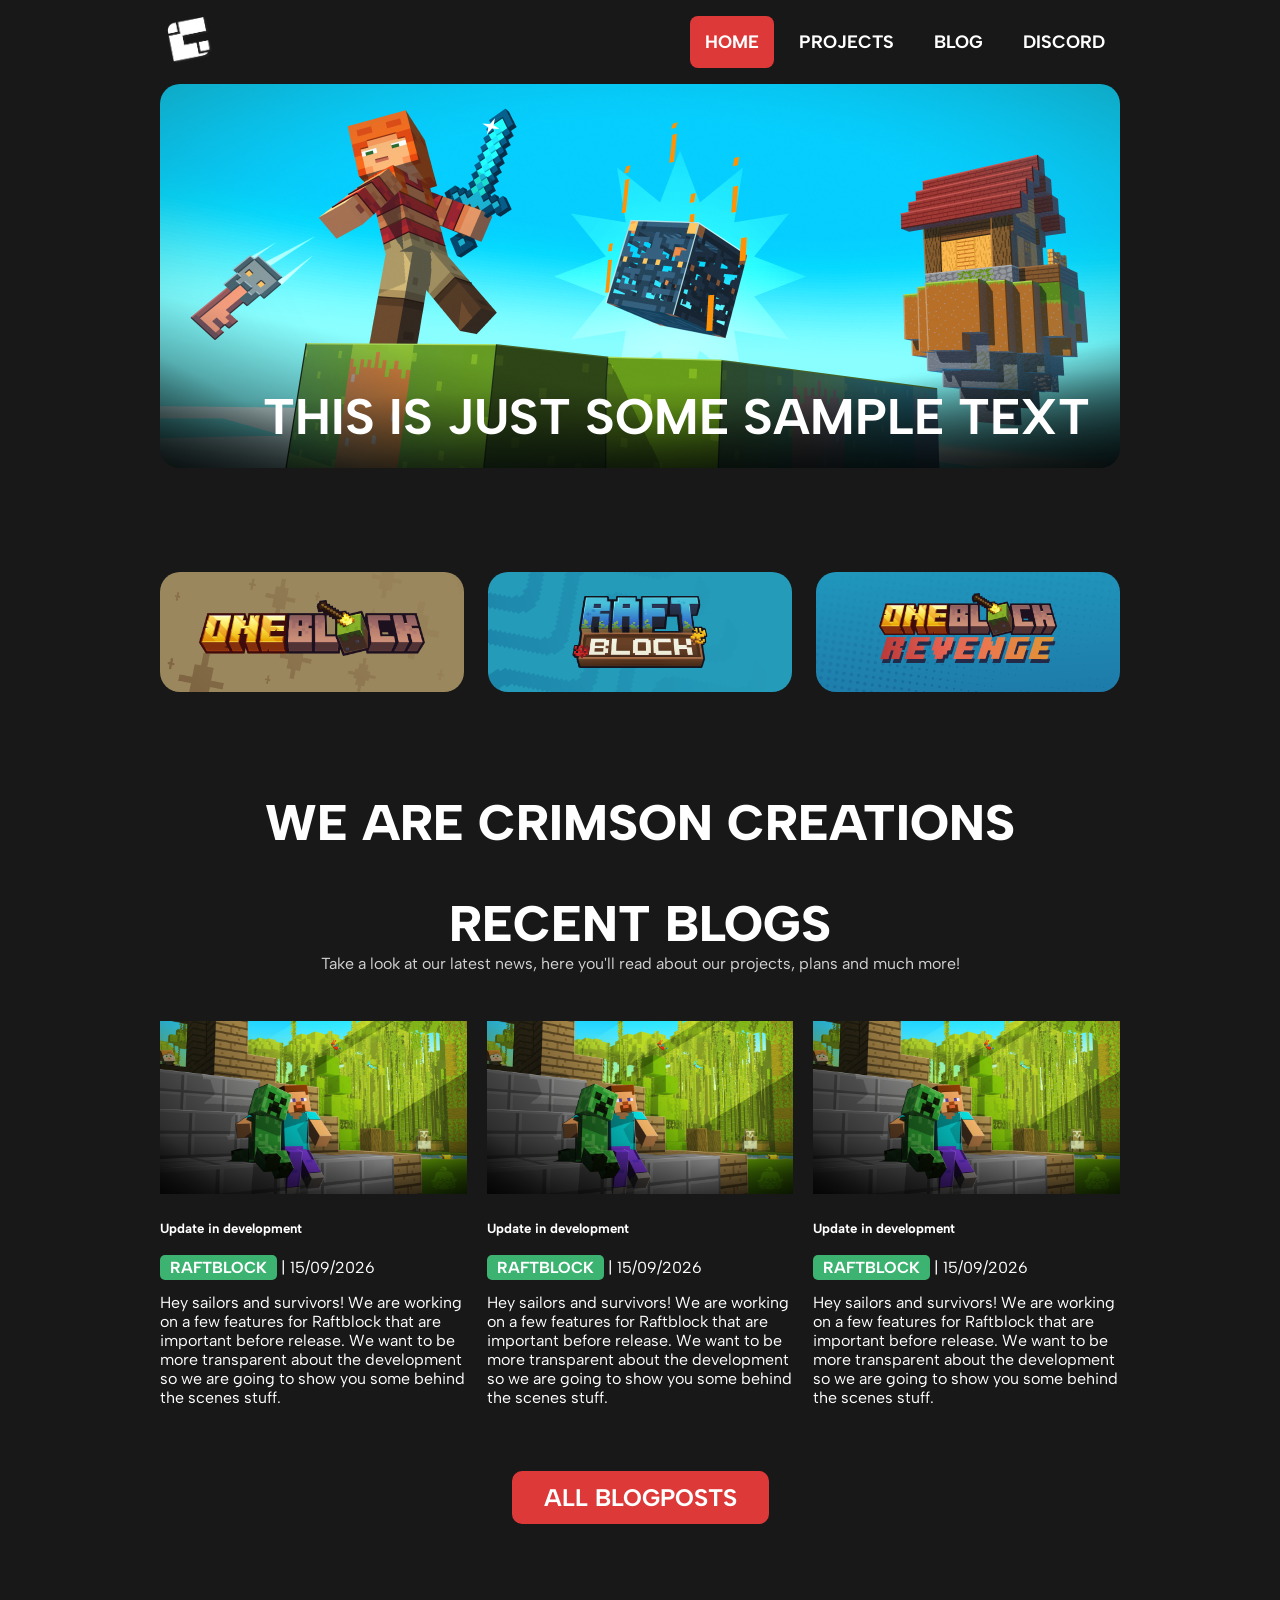
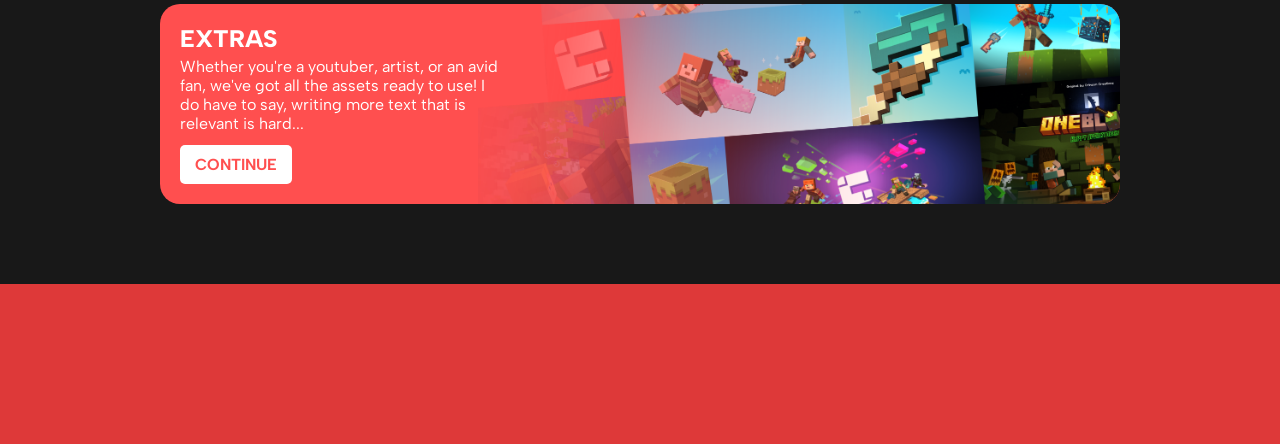
<file: index.html>
<!DOCTYPE html>
<html>
<head>
    <meta charset="utf-8" />
    <title>Crimson Creations</title>
    <link rel="icon" type="image/x-icon" href="assets/favicon.ico">
    <link rel="stylesheet" href="style.css">
    <link rel="stylesheet" href="homepage.css">
    
    <link rel="preconnect" href="https://fonts.googleapis.com">
    <link rel="preconnect" href="https://fonts.gstatic.com" crossorigin>
    <link href="https://fonts.googleapis.com/css2?family=Albert+Sans:ital,wght@0,100..900;1,100..900&display=swap" rel="stylesheet">
</head>
<body>
    <nav>
        <a href="index.html">
            <img src="assets/logo.png" alt="logo" id="logo">
        </a>
        <div class="navbar-link">
            <a href="index.html" id="current-page">home</a>
            <a href="projects.html">projects</a>
            <a href="blog.html">blog</a>
            <a id="navbar-discord" href="https://discord.com/invite/VKgZ5HsmHF">discord</a>
        </div>
        <button id="navbar-button" onclick="navbarToggle()"><img src="assets/icons/menu.svg"></button>
    </nav>
    <div id="navbar-menu">
        <a>home</a>
        <a>projects</a>
        <a>blog</a>
        <a id="navbar-discord">discord</a>
    </div>
    <main>
        <div id="frontpage-news">
            <img src="assets/blog/oneblock_trials.png">
            <h1>this is just some sample text</h1>
        </div>
        <div class="project-selection">
            <a href="oneblock.html">
                <div class="oneblock">
                    <img class="ps-background" src="assets/project_selection/oneblock/background.png">
                    <img class="oneblock ps-title" src="assets/project_selection/oneblock/title.png">
                    <img class="oneblock ps-logo" src="assets/project_selection/oneblock/logo.png">
                </div>
            </a>
            <a href="">
                <div class="raftblock">
                    <img class="ps-background" src="assets/project_selection/raftblock/background.png">
                    <img class="raftblock ps-title" src="assets/project_selection/raftblock/title.png">
                    <img class="raftblock ps-logo" src="assets/project_selection/raftblock/logo.png">
                </div>
            </a>
            <a href="">
                <div class="revenge">
                    <img class="ps-background" src="assets/project_selection/ob-revenge/background.png">
                    <img class="revenge ps-title" src="assets/project_selection/ob-revenge/title.png">
                    <img class="revenge ps-logo" src="assets/project_selection/ob-revenge/logo.png">
                </div>
            </a>
        </div>
        <div class="introduction">
            <h1 class="page-header">we are crimson creations</h1>
        </div>
        <div class="blog">
            <h1 class="page-header">recent blogs</h1>
            <p class="page-header">Take a look at our latest news, here you'll read about our projects, plans and much more!</p>
            <div class="blog-list">
                <a href="">
                    <img src="assets/blog/template.png">
                    <h5>Update in development</h5>
                    <p><span class="badge badge-raftblock"></span> | 15/09/2026</p>
                    <p>Hey sailors and survivors! We are working on a few features for Raftblock that are important before release. We want to be more transparent about the development so we are going to show you some behind the scenes stuff.</p>
                </a>
                <a href="">
                    <img src="assets/blog/template.png">
                    <h5>Update in development</h5>
                    <p><span class="badge badge-raftblock"></span> | 15/09/2026</p>
                    <p>Hey sailors and survivors! We are working on a few features for Raftblock that are important before release. We want to be more transparent about the development so we are going to show you some behind the scenes stuff.</p>
                </a>
                <a href="">
                    <img src="assets/blog/template.png">
                    <h5>Update in development</h5>
                    <p><span class="badge badge-raftblock"></span> | 15/09/2026</p>
                    <p>Hey sailors and survivors! We are working on a few features for Raftblock that are important before release. We want to be more transparent about the development so we are going to show you some behind the scenes stuff.</p>
                </a>
            </div>
            <a href="" class="all-blogs">all blogposts</a>
        </div>
        <div class="extras">
            <div class="extras-text">
                <div>
                    <h2>Extras</h2>
                    <p>Whether you're a youtuber, artist, or an avid fan, we've got all the assets ready to use!
                        I do have to say, writing more text that is relevant is hard...
                    </p>
                </div>
                <a href="">continue</a>
            </div>
            <img class="" src="assets/homepage/extras.png">
        </div>
    </main>
    <footer>
        <div>
        </div>
    </footer>
</body>
</html>
</file>
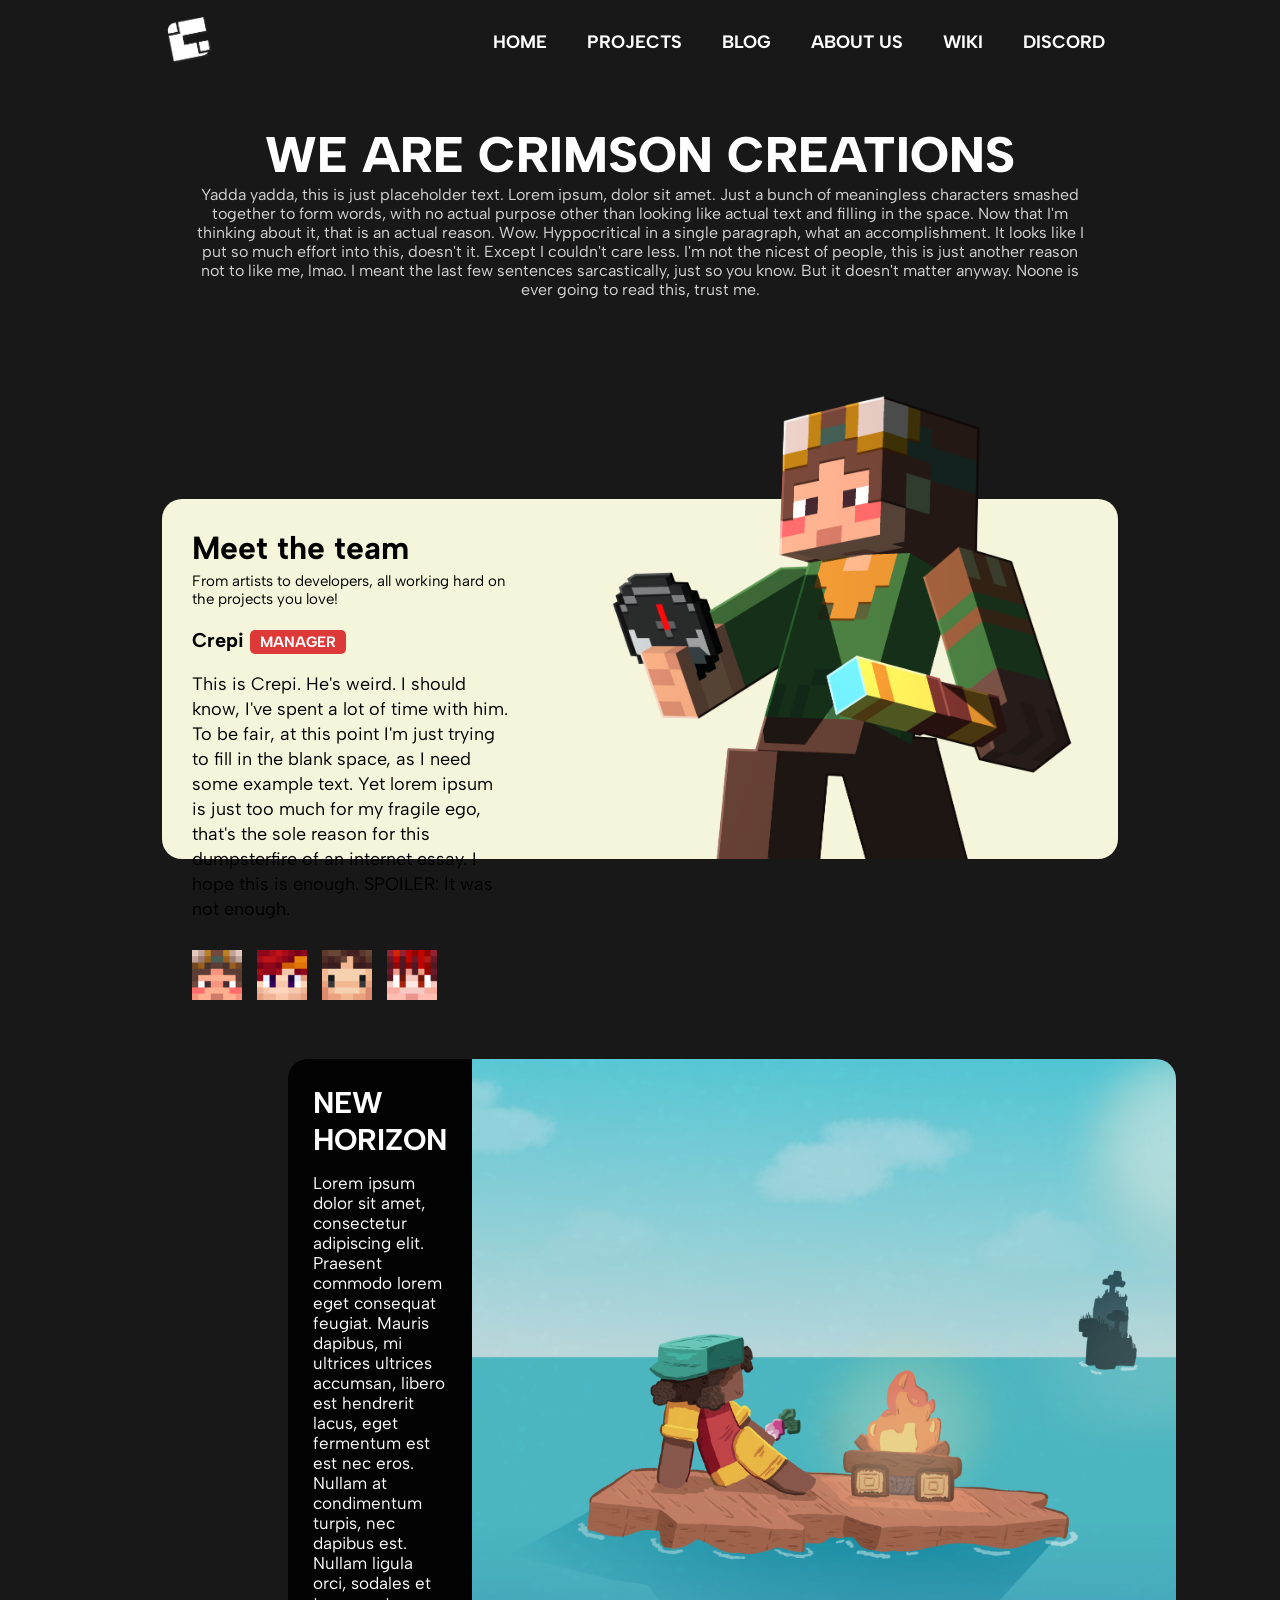
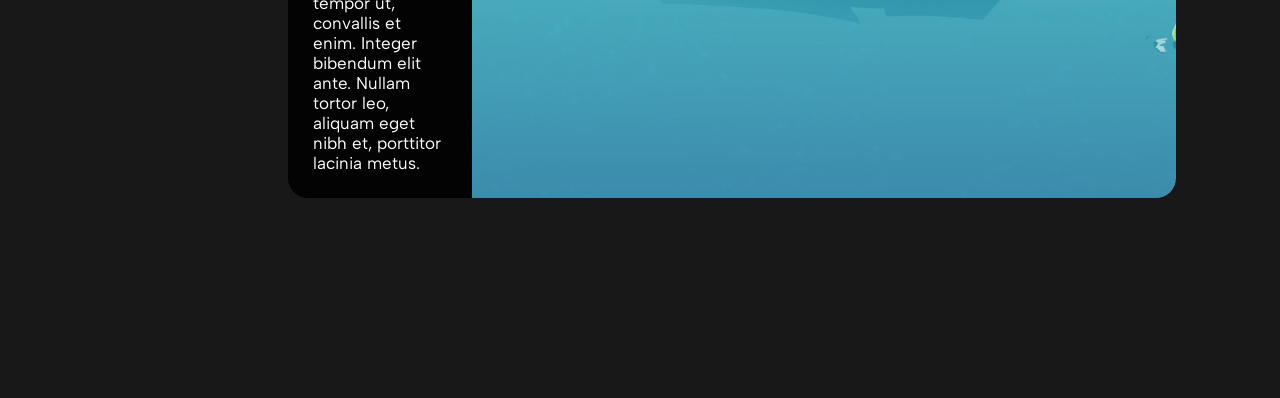
<file: about-us.html>
<!DOCTYPE html>
<html>
<head>
    <meta charset="utf-8">
    <title>About us</title>
    <link rel="icon" type="image/x-icon" href="assets/favicon.ico">
    <link rel="stylesheet" href="style.css">

    <link rel="preconnect" href="https://fonts.googleapis.com">
    <link rel="preconnect" href="https://fonts.gstatic.com" crossorigin>
    <link href="https://fonts.googleapis.com/css2?family=Albert+Sans:ital,wght@0,100..900;1,100..900&display=swap" rel="stylesheet">
    <script>
        function memberCrepi() {
            document.getElementById('member-name').innerHTML= "Crepi";
            document.getElementById('member-position').innerHTML= "manager";
            document.getElementById('member-info').innerHTML= "This is Crepi. He's weird. I should know, I've spent a lot of time with him. To be fair, at this point I'm just trying to fill in the blank space, as I need some example text. Yet lorem ipsum is just too much for my fragile ego, that's the sole reason for this dumpsterfire of an internet essay. I hope this is enough. SPOILER: It was not enough.";
            document.getElementById('member-picture').src='assets/team/introduction/crepi.png'
        }

        function memberCommand() {
            document.getElementById('member-name').innerHTML= "MCommand";
            document.getElementById('member-position').innerHTML= "engineer";
            document.getElementById('member-info').innerHTML= "Command? The best person in the world, trust me. He knows what he's doing, this Finnish man can do anything with his suspiciously looking code! Whoever told you that datapacks are inferiour to mods, he's probably wrong... or Command is just way too good at his job. I swear, Crimson Creations would be a dumpsterfire without him.";
            document.getElementById('member-picture').src='assets/team/introduction/command.png'
        }

        function memberMaskony() {
            document.getElementById('member-name').innerHTML= "MaskonyMaxow";
            document.getElementById('member-position').innerHTML= "assistant director";
            document.getElementById('member-info').innerHTML= "Maskony, oh Maskony... This guy does it all, website developer, builder, Crepi's personal therapist, he's a true polyhistor. So it doesn't come as a surprise that the only team position I could think of was 'assistant director'. I wonder what he's working on at the moment, if anything at all though, he's easily distracted from what I've heard...";
            document.getElementById('member-picture').src='assets/team/introduction/maskony.png'
        }

        function memberFoxterion() {
            document.getElementById('member-name').innerHTML= "Foxterion";
            document.getElementById('member-position').innerHTML= "music artist";
            document.getElementById('member-info').innerHTML= "Behold, Foxterion, our music artist! Honestly, I don't know this guy at all, the only thing I know about him is that he makes all the fancy-sounding music in our projects, you should definitely give it a listen! You can find it somewhere on youtube, I think, idk... just ask Crepi, he'll tell you, or he won't.";
            document.getElementById('member-picture').src='assets/team/introduction/foxterion.png'
        }
    </script>
</head>
<body>
    <nav>
		<a href="index.html">
			<img src="assets/logo.png" alt="logo" id="logo">
		</a>
        <div class="navbar-link">
            <a href="index.html">home</a>
            <a href="projects.html">projects</a>
            <a href="blog.html">blog</a>
            <a href="about-us.html" class="current-page">about us</a>
            <a href="wiki.html">wiki</a>
            <a id="navbar-discord" href="https://discord.com/invite/VKgZ5HsmHF">discord</a>
        </div>
    </nav>
    <h1 class="page-header">We are Crimson Creations</h1>
    <p class="page-header">Yadda yadda, this is just placeholder text. Lorem ipsum, dolor sit amet. Just a bunch of meaningless characters smashed together to form words, with no actual purpose other than looking like actual text and filling in the space. Now that I'm thinking about it, that is an actual reason. Wow. Hyppocritical in a single paragraph, what an accomplishment. 
        It looks like I put so much effort into this, doesn't it. Except I couldn't care less. I'm not the nicest of people, this is just another reason not to like me, lmao. I meant the last few sentences sarcastically, just so you know. But it doesn't matter anyway. Noone is ever going to read this, trust me.</p>
    <div class="meet-team">
        <div>
            <div class="team-description">
                <div class="team-member" id="team-member">
                    <div>
                        <h1>Meet the team</h1>
                        <h6>From artists to developers, all working hard on the projects you love!</h6>
                        <h3><span id="member-name">Crepi</span> <span id="member-position" class="team-badge badge-admin">manager</span></h3>
                        <p id="member-info">This is Crepi. He's weird. I should know, I've spent a lot of time with him. To be fair, at this point I'm just trying to fill in the blank space, as I need some example text. Yet lorem ipsum is just too much for my fragile ego, that's the sole reason for this dumpsterfire of an internet essay. I hope this is enough. SPOILER: It was not enough.</p>
                    </div>
                    <img src="assets/team/introduction/crepi.png" id="member-picture">
                </div>
            </div>
            <div class="team-icons-bar">
                <button type="button" class="member-icon" onclick="memberCrepi()"><img src="assets/team/icons/crepi.png"></button>
                <button type="button" class="member-icon" onclick="memberCommand()"><img src="assets/team/icons/command.png"></button>
                <button type="button" class="member-icon" onclick="memberMaskony()"><img src="assets/team/icons/maskony.png"></button>
                <button type="button" class="member-icon" onclick="memberFoxterion()"><img src="assets/team/icons/foxterion.png"></button>
            </div>
        </div>
    </div>
    <div class="project-introduction">
        <div class="project-introduction-text">
            <h2>New horizon</h2>
            <p>Lorem ipsum dolor sit amet, consectetur adipiscing elit. Praesent commodo lorem eget consequat feugiat. Mauris dapibus, mi ultrices ultrices accumsan, libero est hendrerit lacus, eget fermentum est est nec eros. 
                Nullam at condimentum turpis, nec dapibus est. Nullam ligula orci, sodales et tempor ut, convallis et enim. Integer bibendum elit ante. Nullam tortor leo, aliquam eget nibh et, porttitor lacinia metus.</p>
        </div>
        <img src="assets/art.png">
    </div>
</body>
</html>
</file>
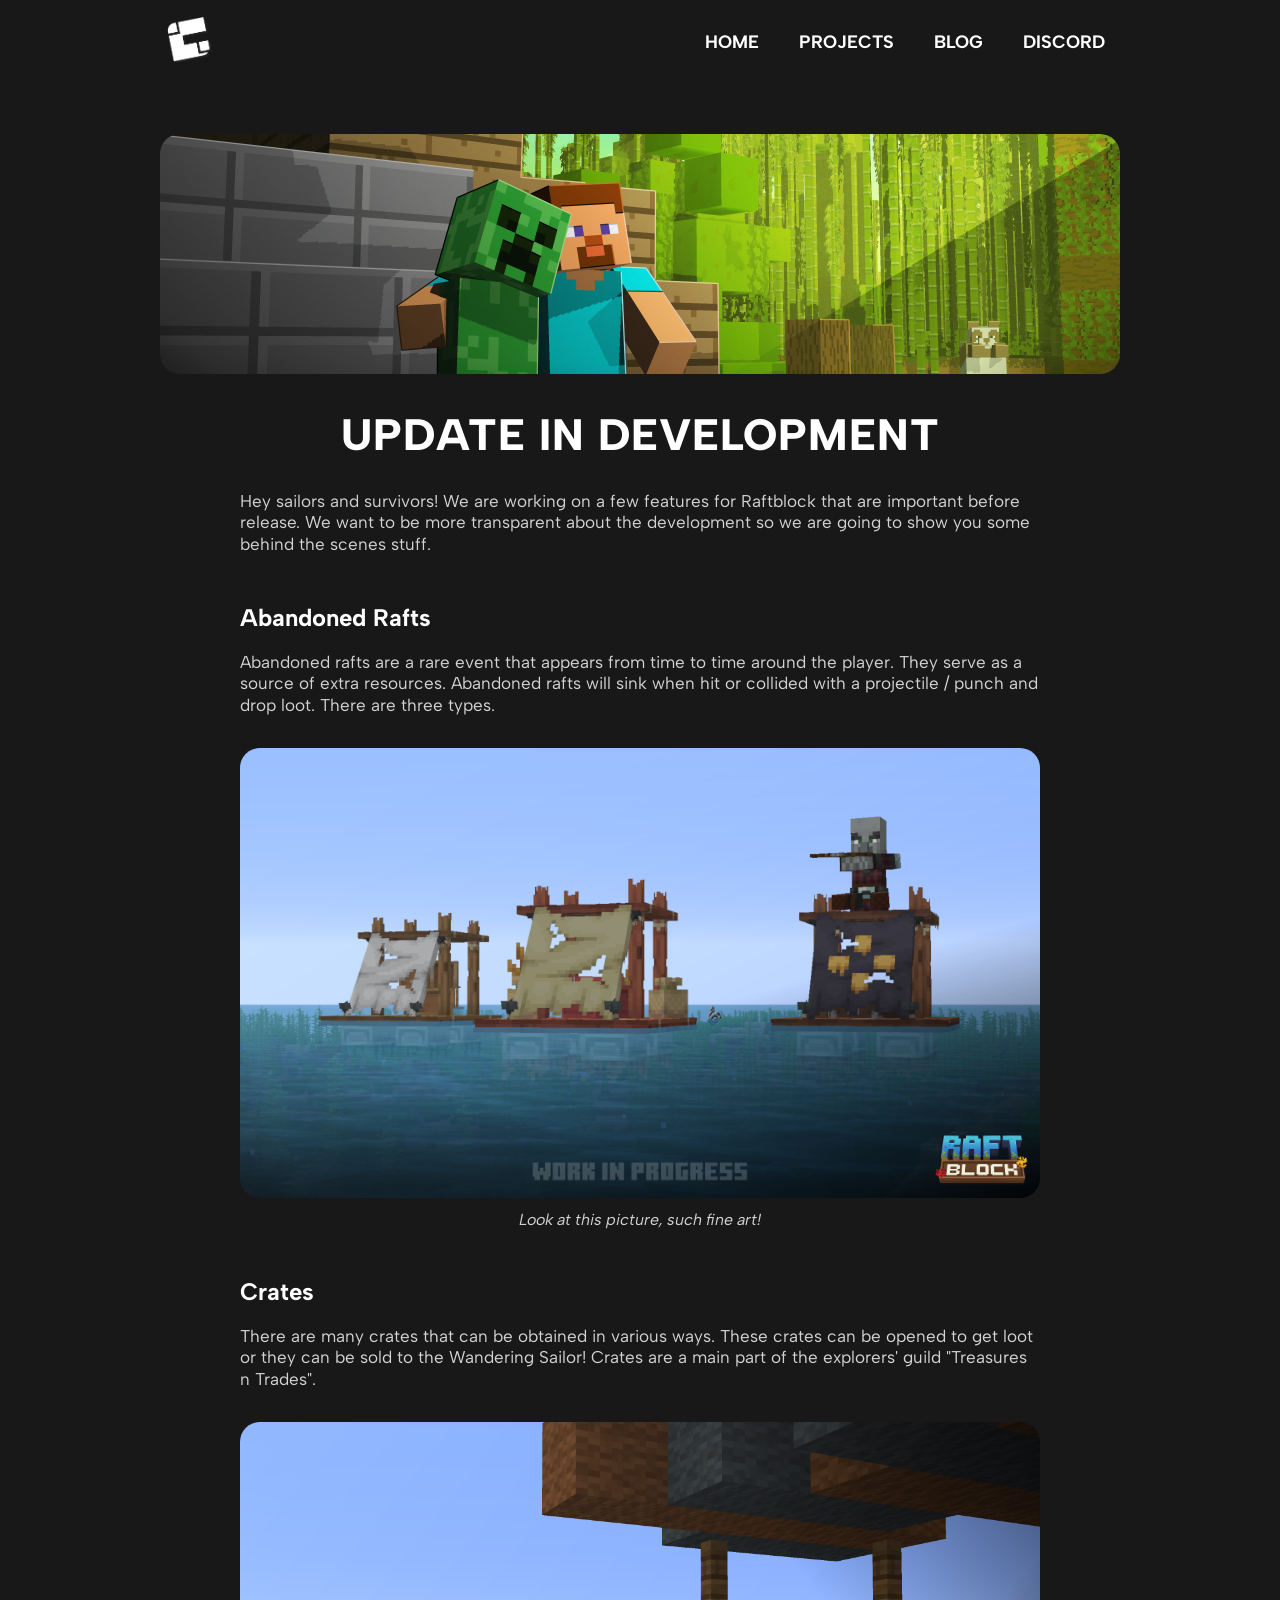
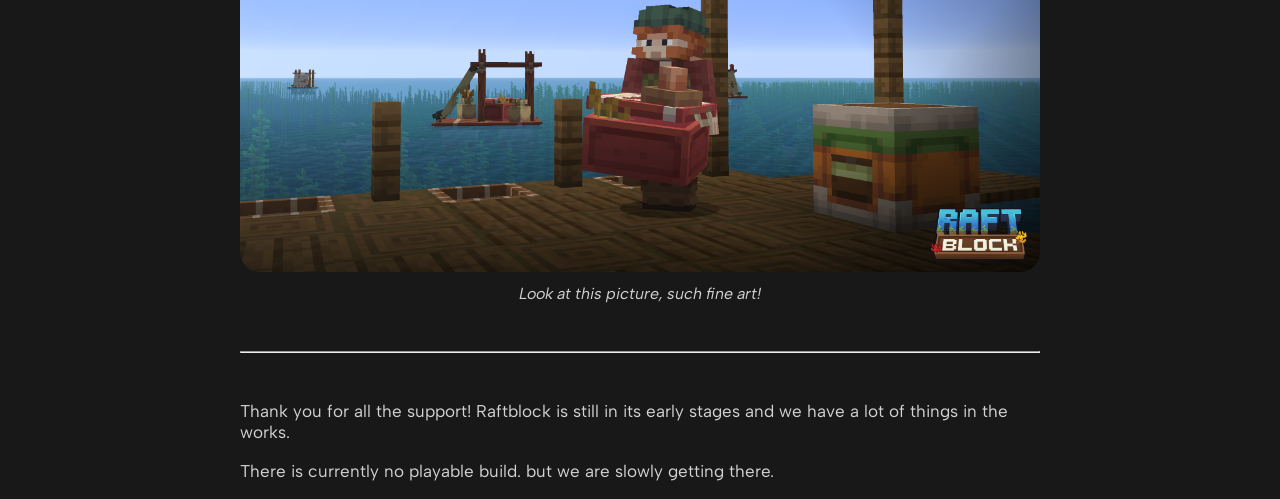
<file: blog-template.html>
<!DOCTYPE html>
<html>
<head>
    <meta charset="utf-8">
    <title>Blog template</title>
    <link rel="icon" type="image/x-icon" href="assets/favicon.ico">
    <link rel="stylesheet" href="style.css">
    <link rel="stylesheet" href="blogpost.css">

    <link rel="preconnect" href="https://fonts.googleapis.com">
    <link rel="preconnect" href="https://fonts.gstatic.com" crossorigin>
    <link href="https://fonts.googleapis.com/css2?family=Albert+Sans:ital,wght@0,100..900;1,100..900&display=swap" rel="stylesheet">
</head>
<body>
    <nav>
		<a href="index.html">
			<img src="assets/logo.png" alt="logo" id="logo">
		</a>
        <div class="navbar-link">
            <a href="index.html" class="current-page">home</a>
            <a href="projects.html">projects</a>
            <a href="blog.html">blog</a>
            <a id="navbar-discord" href="https://discord.com/invite/VKgZ5HsmHF">discord</a>
        </div>
    </nav>
    <main>
        <div class="cover-image">
            <img src="assets/blog/template.png">
        </div>
        <section class="blog-content">
            <div class="blog-author">
                <img src="assets/team/buddies/maskony.png">
                <span>Author: Maskony</span>
                <span>Posted: 26/10/25</span>
            </div>
            <h1>Update in development</h1>
            <p>Hey sailors and survivors! We are working on a few features for Raftblock that are important before release. We want to be more transparent about the development so we are going to show you some behind the scenes stuff.</p>
            <h2>Abandoned Rafts</h2>
            <p>Abandoned rafts are a rare event that appears from time to time around the player. They serve as a source of extra resources. Abandoned rafts will sink when hit or collided with a projectile / punch and drop loot. There are three types.</p>
            <figure>
                <img src="assets/blog/15-09-26/rafts.png">
                <figcaption>Look at this picture, such fine art!</figcaption>
            </figure>
            <h2>Crates</h2>
            <p>There are many crates that can be obtained in various ways. These crates can be opened to get loot or they can be sold to the Wandering Sailor! Crates are a main part of the explorers' guild "Treasures n Trades".</p>
            <figure>
                <img src="assets/blog/15-09-26/crates.png">
                <figcaption>Look at this picture, such fine art!</figcaption>
            </figure>
            <hr>
            <p>Thank you for all the support! Raftblock is still in its early stages and we have a lot of things in the works.</p>
            <p>There is currently no playable build. but we are slowly getting there.</p>
            <div class="quote-box">
                <p>Lorem ipsum dolor sit amet, in nomine patris et filii et spiritus sancti Lorem ipsum dolor sit amet, in nomine patris et filii et spiritus sancti Lorem ipsum dolor sit amet,  sit amet, in nomine patris et filii et spiritus sancti Lorem ipsum dolor sit amet, in nomine patris et filii et spiritus sancti Lorem ipsum dolor sit amet, in nomine...</p>
                <img src="assets/team/buddies/command.png">
            </div>
            <div style="display: none" class="image-gallery">
                <div><img class="carousel-left" src="assets/blog/template.png"></div>
                <img class="carousel-center" src="assets/blog/template.png">
                <div><img class="carousel-right" src="assets/blog/template.png"></div>
            </div>
            <p style="display: none">Lorem ipsum dolor sit amet, consectetuer adipiscing elit. Aenean fermentum risus id tortor. Nulla non lectus sed nisl molestie malesuada. Duis condimentum augue id magna semper rutrum. Nulla non arcu lacinia neque faucibus fringilla. Nullam lectus justo, vulputate eget mollis sed, tempor sed magna. Aenean vel massa quis mauris vehicula lacinia. Morbi leo mi, nonummy eget tristique non, rhoncus non leo. Maecenas libero. In laoreet, magna id viverra tincidunt, sem odio bibendum justo, vel imperdiet sapien wisi sed libero. Integer in sapien. Curabitur sagittis hendrerit ante. Excepteur sint occaecat cupidatat non proident, sunt in culpa qui officia deserunt mollit anim id est laborum. Duis risus. Fusce wisi. Et harum quidem rerum facilis est et expedita distinctio. Fusce suscipit libero eget elit. Aliquam erat volutpat. Lorem ipsum dolor sit amet, consectetuer adipiscing elit. Aenean fermentum risus id tortor. Nulla non lectus sed nisl molestie malesuada. Duis condimentum augue id magna semper rutrum. Nulla non arcu lacinia neque faucibus fringilla. Nullam lectus justo, vulputate eget mollis sed, tempor sed magna. Aenean vel massa quis mauris vehicula lacinia. Morbi leo mi, nonummy eget tristique non, rhoncus non leo. Maecenas libero. In laoreet, magna id viverra tincidunt, sem odio bibendum justo, vel imperdiet sapien wisi sed libero. Integer in sapien. Curabitur sagittis hendrerit ante. Excepteur sint occaecat cupidatat non proident, sunt in culpa qui officia deserunt mollit anim id est laborum. Duis risus. Fusce wisi. Et harum quidem rerum facilis est et expedita distinctio. Fusce suscipit libero eget elit. Aliquam erat volutpat.</p>
        </section>
    </main>
</body>
</html>
</file>
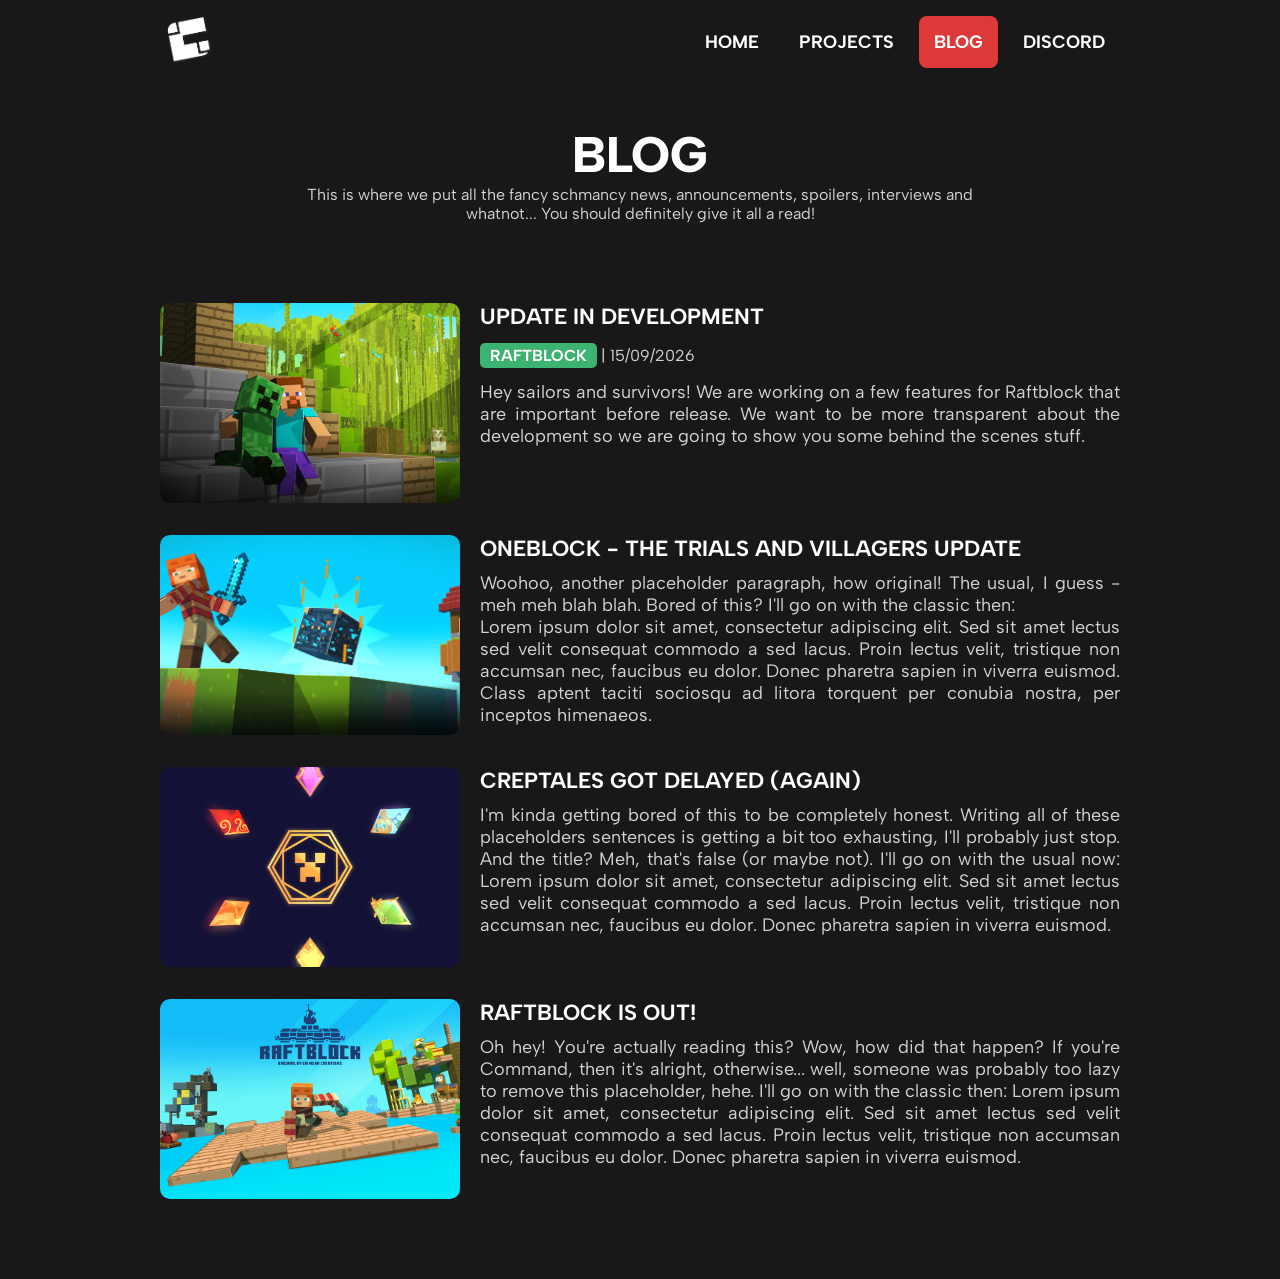
<file: blog.html>
<!DOCTYPE html>
<html>
<head>
    <meta charset="utf-8">
    <title>Blog</title>
    <link rel="icon" type="image/x-icon" href="assets/favicon.ico">
    <link rel="stylesheet" href="style.css">
    <link rel="stylesheet" href="blog.css">

    <link rel="preconnect" href="https://fonts.googleapis.com">
    <link rel="preconnect" href="https://fonts.gstatic.com" crossorigin>
    <link href="https://fonts.googleapis.com/css2?family=Albert+Sans:ital,wght@0,100..900;1,100..900&display=swap" rel="stylesheet">
</head>
<body>
    <nav>
		<a href="index.html">
			<img src="assets/logo.png" alt="logo" id="logo">
		</a>
        <div class="navbar-link">
            <a href="index.html">home</a>
            <a href="projects.html">projects</a>
            <a href="blog.html" id="current-page">blog</a>
            <a id="navbar-discord" href="https://discord.com/invite/VKgZ5HsmHF">discord</a>
        </div>
    </nav>
    <main>
        <h1 class="page-header">blog</h1>
        <p class="page-header">This is where we put all the fancy schmancy news, announcements, spoilers, interviews and whatnot... You should definitely give it all a read!</p>
        <div class="blogpost-list">
            <a href="blog/15-09-26.html">
                <div class="blogpost-list-item">
                    <img src="assets/blog/template.png" class="blogpost-thumbnail">
                    <div>
                        <h5 class="blogpost-title">update in development</h5>
                        <p class="blogpost-info"><span class="badge badge-raftblock"></span> | 15/09/2026</p>
                        <p class="blogpost-excerpt">Hey sailors and survivors! We are working on a few features for Raftblock that are important before release. We want to be more transparent about the development so we are going to show you some behind the scenes stuff.</p>
                    </div>
                </div>
            </a>
            <div class="blogpost-list-item">
                <img src="assets/blog/oneblock_trials.png" class="blogpost-thumbnail">
                <div>
                    <h5 class="blogpost-title">oneblock - the trials and villagers update</h5>
                    <p class="blogpost-excerpt">Woohoo, another placeholder paragraph, how original! The usual, I guess - meh meh blah blah. Bored of this? I'll go on with the classic then: <br>Lorem ipsum dolor sit amet, consectetur adipiscing elit. Sed sit amet lectus sed velit consequat commodo a sed lacus. Proin lectus velit, tristique non accumsan nec, faucibus eu dolor. Donec pharetra sapien in viverra euismod. Class aptent taciti sociosqu ad litora torquent per conubia nostra, per inceptos himenaeos.</p>
                </div>
            </div>
            <div class="blogpost-list-item">
                <img src="assets/project_keyart/creptales.png" class="blogpost-thumbnail">
                <div>
                    <h5 class="blogpost-title">creptales got delayed (again)</h5>
                    <p class="blogpost-excerpt">I'm kinda getting bored of this to be completely honest. Writing all of these placeholders sentences is getting a bit too exhausting, I'll probably just stop. And the title? Meh, that's false (or maybe not). I'll go on with the usual now: Lorem ipsum dolor sit amet, consectetur adipiscing elit. Sed sit amet lectus sed velit consequat commodo a sed lacus. Proin lectus velit, tristique non accumsan nec, faucibus eu dolor. Donec pharetra sapien in viverra euismod.</p>
                </div>
            </div>
            <div class="blogpost-list-item">
                <img src="assets/project_keyart/raftblock.png" class="blogpost-thumbnail">
                <div>
                    <h5 class="blogpost-title">raftblock is out!</h5>
                    <p class="blogpost-excerpt">Oh hey! You're actually reading this? Wow, how did that happen? If you're Command, then it's alright, otherwise... well, someone was probably too lazy to remove this placeholder, hehe. I'll go on with the classic then: Lorem ipsum dolor sit amet, consectetur adipiscing elit. Sed sit amet lectus sed velit consequat commodo a sed lacus. Proin lectus velit, tristique non accumsan nec, faucibus eu dolor. Donec pharetra sapien in viverra euismod.</p>
                </div>
            </div>
        </div>
    </main>
</body>
</html>
</file>
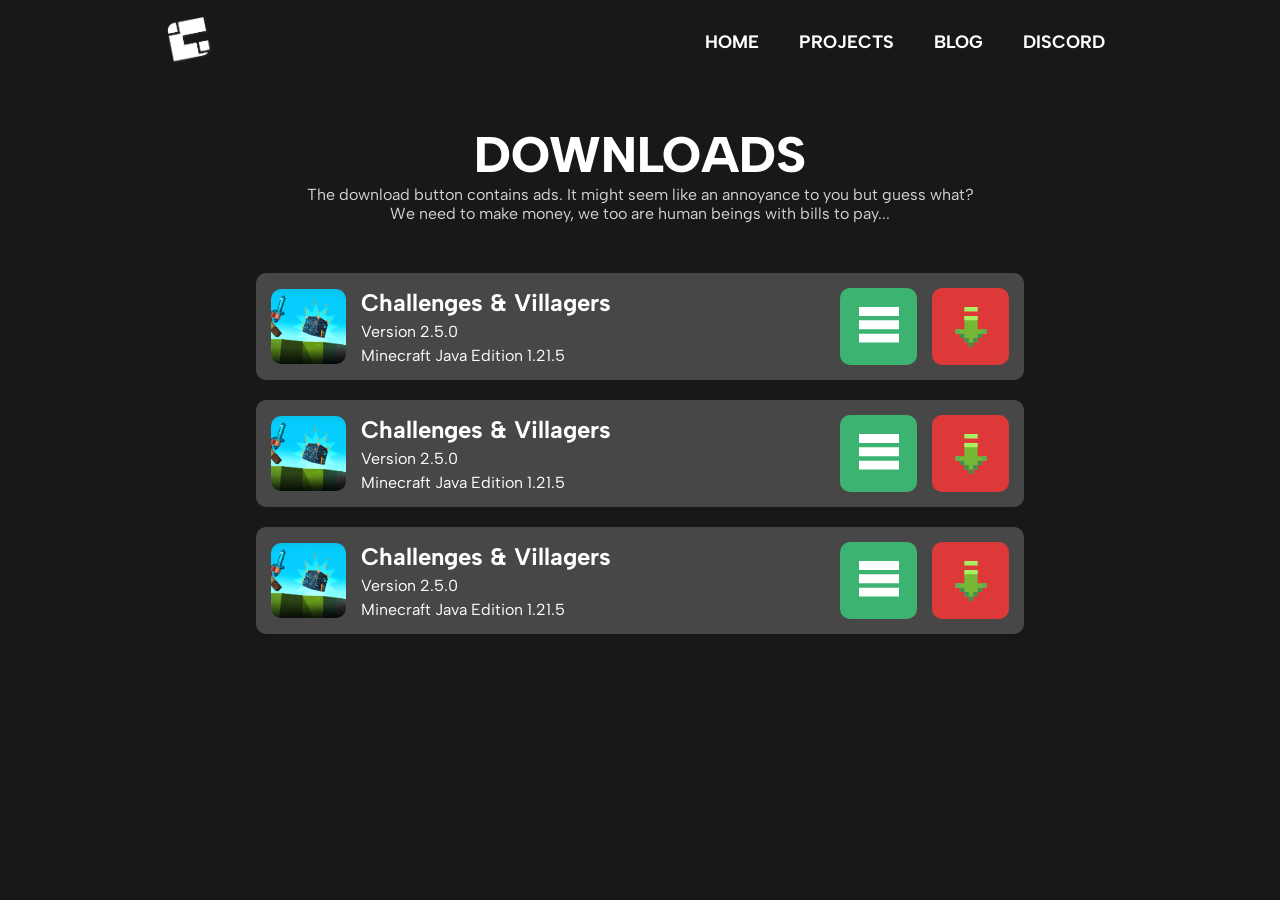
<file: downloads.html>
<!DOCTYPE html>
<html>
<head>
    <meta charset="utf-8">
    <title>Downloads</title>
    <link rel="icon" type="image/x-icon" href="assets/favicon.ico">
    <link rel="stylesheet" href="style.css">
    <link rel="stylesheet" href="downloads.css">

    <link rel="preconnect" href="https://fonts.googleapis.com">
    <link rel="preconnect" href="https://fonts.gstatic.com" crossorigin>
    <link href="https://fonts.googleapis.com/css2?family=Albert+Sans:ital,wght@0,100..900;1,100..900&display=swap" rel="stylesheet">
</head>
<body>
    <nav>
		<a href="index.html">
			<img src="assets/logo.png" alt="logo" id="logo">
		</a>
        <div class="navbar-link">
            <a href="index.html" class="current-page">home</a>
            <a href="projects.html">projects</a>
            <a href="blog.html">blog</a>
            <a id="navbar-discord" href="https://discord.com/invite/VKgZ5HsmHF">discord</a>
        </div>
    </nav>
    <main>
        <h1 class="page-header">downloads</h1>
        <p class="page-header">The download button contains ads. It might seem like an annoyance to you but guess what? We need to make money, we too are human beings with bills to pay...</p>
        <div class="download-grid">
            <div>
                <div class="download-contents">
                    <div class="download-info">
                        <img class="download-render" src="assets/blog/oneblock_trials.png">
                        <div>
                            <h2>Challenges & Villagers</h2>
                            <p>Version 2.5.0</p>
                            <p>Minecraft Java Edition 1.21.5</p>
                        </div>
                    </div>
                    <div class="download-buttons">
                        <a class="button-download"><img src="assets/icons/game_version.svg"></a>
                        <a class="button-changelog"><img src="assets/icons/menu.svg"></a>
                    </div>
                </div>
            </div>
            <div>
                <div class="download-contents">
                    <div class="download-info">
                        <img class="download-render" src="assets/blog/oneblock_trials.png">
                        <div>
                            <h2>Challenges & Villagers</h2>
                            <p>Version 2.5.0</p>
                            <p>Minecraft Java Edition 1.21.5</p>
                        </div>
                    </div>
                    <div class="download-buttons">
                        <a class="button-download"><img src="assets/icons/game_version.svg"></a>
                        <a class="button-changelog"><img src="assets/icons/menu.svg"></a>
                    </div>
                </div>
            </div>
            <div>
                <div class="download-contents">
                    <div class="download-info">
                        <img class="download-render" src="assets/blog/oneblock_trials.png">
                        <div>
                            <h2>Challenges & Villagers</h2>
                            <p>Version 2.5.0</p>
                            <p>Minecraft Java Edition 1.21.5</p>
                        </div>
                    </div>
                    <div class="download-buttons">
                        <a class="button-download"><img src="assets/icons/game_version.svg"></a>
                        <a class="button-changelog"><img src="assets/icons/menu.svg"></a>
                    </div>
                </div>
            </div>
        </div>
    </main>
</body>
</html>
</file>
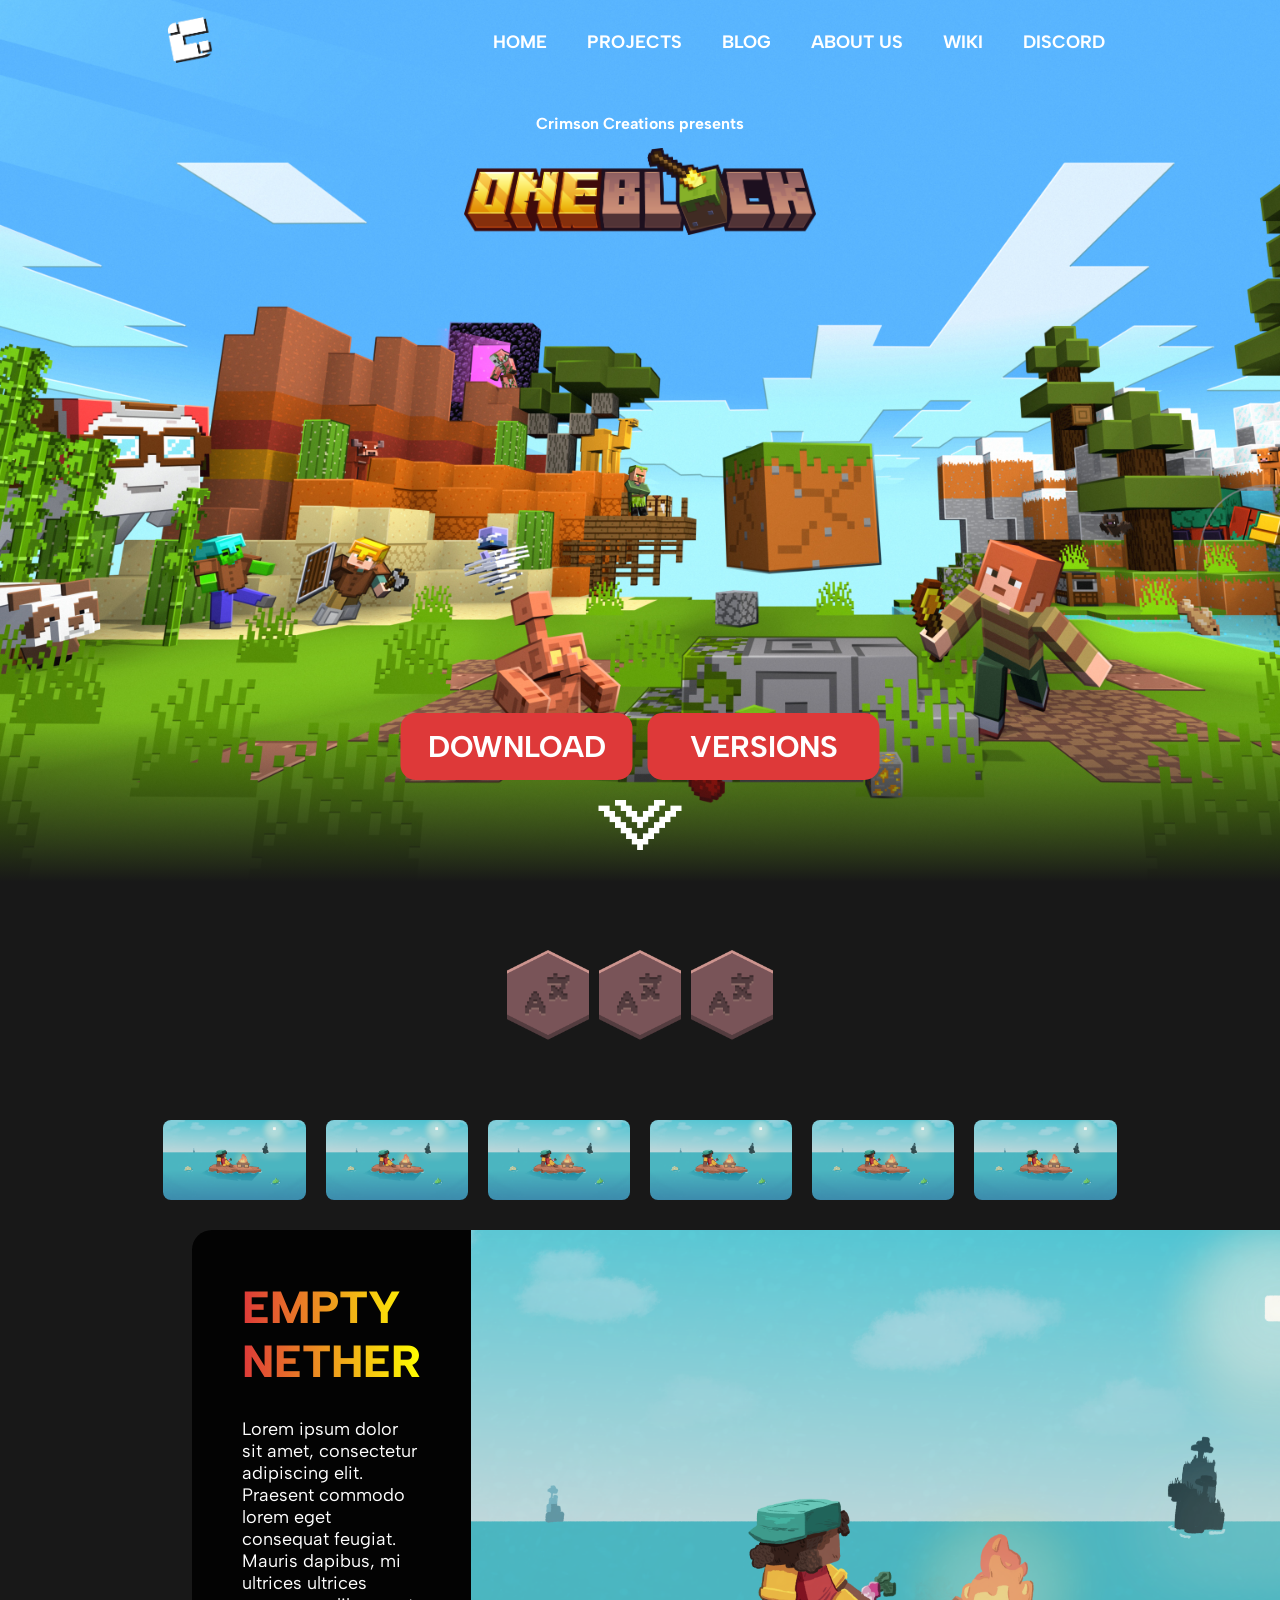
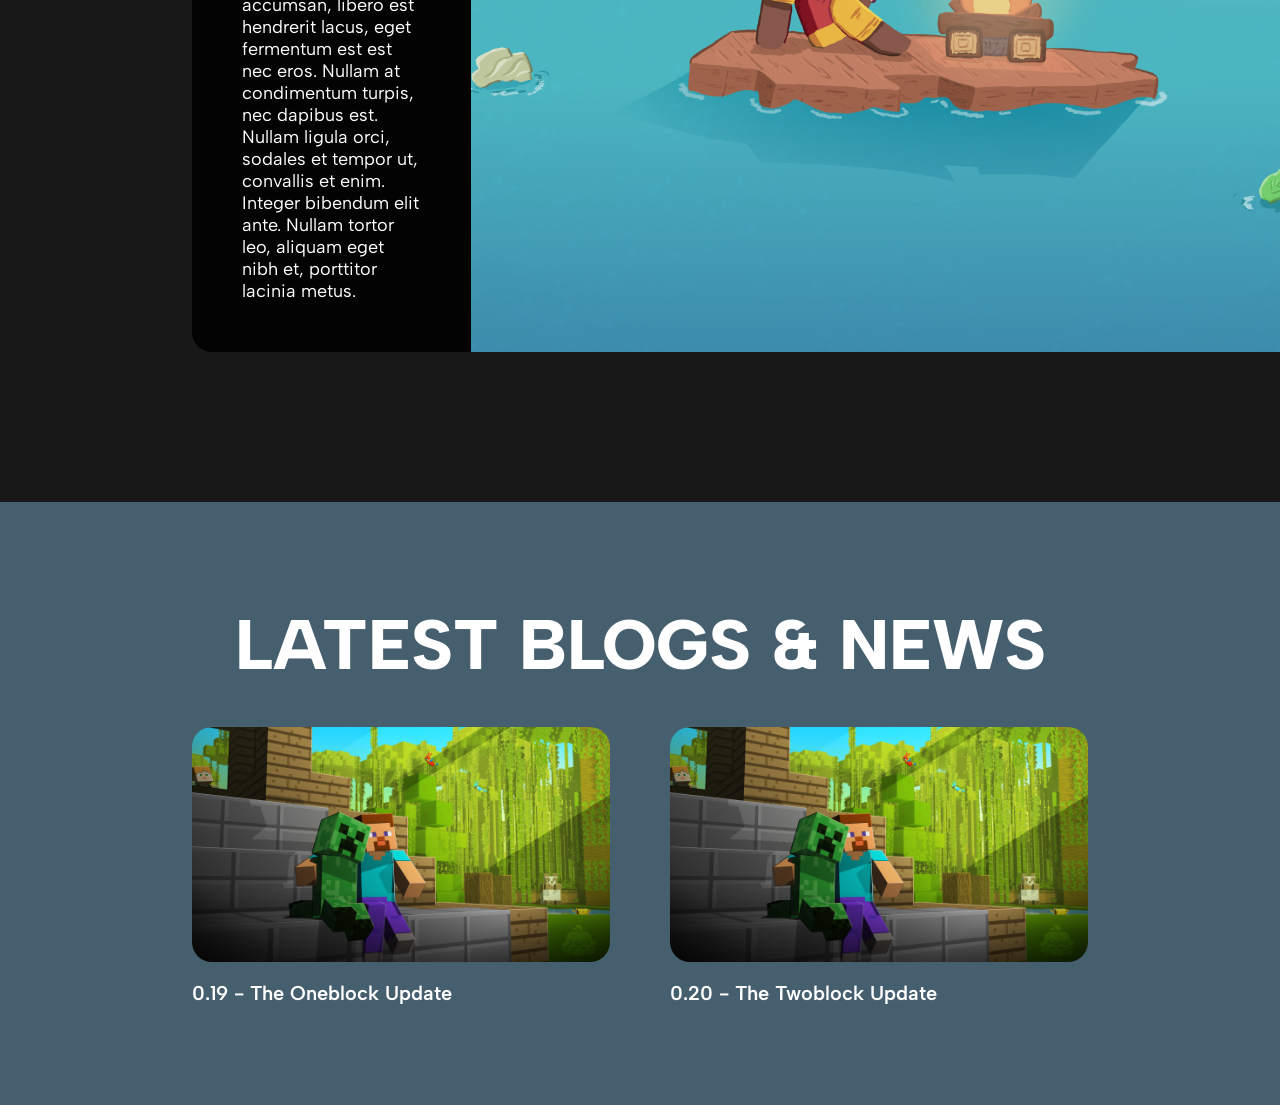
<file: oneblock.html>
<!DOCTYPE html>
<html>
<head>
    <meta charset="utf-8">
    <title>Oneblock</title>
    <link rel="icon" type="image/x-icon" href="assets/favicon.ico">
    <link rel="stylesheet" href="style.css">
    <link rel="stylesheet" href="oneblock.css">

    <link rel="preconnect" href="https://fonts.googleapis.com">
    <link rel="preconnect" href="https://fonts.gstatic.com" crossorigin>
    <link href="https://fonts.googleapis.com/css2?family=Albert+Sans:ital,wght@0,100..900;1,100..900&display=swap" rel="stylesheet">
</head>
<body>
    <section class="frontpage">
        <img class="keyart" src="assets/oneblock/keyart.jpg">
        <nav>
            <a href="index.html">
                <img src="assets/logo.png" alt="logo" id="logo">
            </a>
            <div class="navbar-link">
                <a href="index.html">home</a>
                <a href="projects.html">projects</a>
                <a href="blog.html">blog</a>
                <a href="about-us.html">about us</a>
                <a href="wiki.html" class="current-page">wiki</a>
                <a id="navbar-discord" href="https://discord.com/invite/VKgZ5HsmHF">discord</a>
            </div>
        </nav>
        <div class="hero">
            <p>Crimson Creations presents</p>
            <img id="hero-title" src="assets/project_selection/oneblock/title.png">
        </div>
        <div class="hero-download">
            <div class="project-links">
                <a href="downloads.html">download</a>
                <a href="">versions</a>
            </div>
            <button type="button" onclick="document.getElementById('project-carousel').scrollIntoView({ block: 'center',  behavior: 'smooth' })"><img class="scroll-arrow" src="assets/icons/scroll_arrow.png"></button>
        </div>
        <div class="gradient"></div>
    </section>
    <div class="project-attributes">
                <img src="assets/oneblock/icon.png">
                <img src="assets/oneblock/icon.png">
                <img src="assets/oneblock/icon.png">
    </div>
    <div id="project-carousel">
        <div class="carousel-preview">
            <img class="test-icon" src="assets/art.png">
            <img class="test-icon" src="assets/art.png">
            <img class="test-icon" src="assets/art.png">
            <img src="assets/art.png">
            <img src="assets/art.png">
            <img src="assets/art.png">
        </div>
        <div class="project-introduction">
            <div class="project-introduction-text">
                <h2>empty nether</h2>
                <p>Lorem ipsum dolor sit amet, consectetur adipiscing elit. Praesent commodo lorem eget consequat feugiat. Mauris dapibus, mi ultrices ultrices accumsan, libero est hendrerit lacus, eget fermentum est est nec eros. 
                Nullam at condimentum turpis, nec dapibus est. Nullam ligula orci, sodales et tempor ut, convallis et enim. Integer bibendum elit ante. Nullam tortor leo, aliquam eget nibh et, porttitor lacinia metus.</p>
            </div>
            <img src="assets/art.png">
        </div>
    </div>
    <section class="project-blog">
        <div class="project-blog">
            <h1>latest blogs & news</h1>
            <div>
                <a href=""><div class="project-blog-item">
                    <img src="assets/blog/template.png">
                    <p>0.19 - The Oneblock Update</p>
                </div></a>
                <a href=""><div class="project-blog-item">
                    <img src="assets/blog/template.png">
                    <p>0.20 - The Twoblock Update</p>
                </div></a>
            </div>
        </div>
    </section>
</body>
</html>
</file>
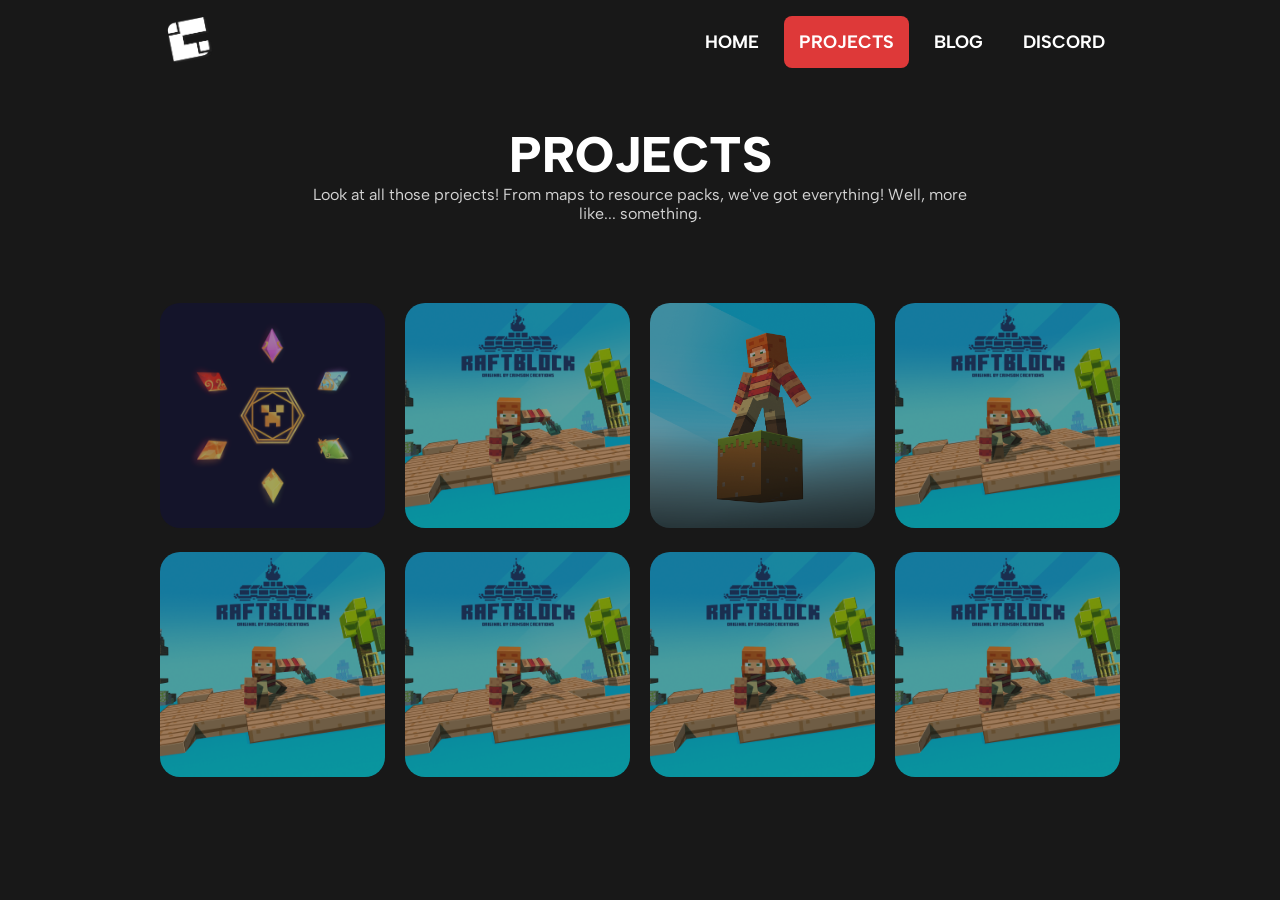
<file: projects.html>
<!DOCTYPE html>
<html>
<head>
    <meta charset="utf-8">
    <title>Our projects</title>
    <link rel="icon" type="image/x-icon" href="assets/favicon.ico">
    <link rel="stylesheet" href="style.css">

    <link rel="preconnect" href="https://fonts.googleapis.com">
    <link rel="preconnect" href="https://fonts.gstatic.com" crossorigin>
    <link href="https://fonts.googleapis.com/css2?family=Albert+Sans:ital,wght@0,100..900;1,100..900&display=swap" rel="stylesheet">
</head>
<body>
    <nav>
		<a href="index.html">
			<img src="assets/logo.png" alt="logo" id="logo">
		</a>
        <div class="navbar-link">
            <a href="index.html">home</a>
            <a href="projects.html" id="current-page">projects</a>
            <a href="blog.html">blog</a>
            <a id="navbar-discord" href="https://discord.com/invite/VKgZ5HsmHF">discord</a>
        </div>
    </nav>
    <main>
        <h1 class="page-header">projects</h1>
        <p class="page-header">Look at all those projects! From maps to resource packs, we've got everything! Well, more like... something.</p>
        <div>
            <div class="project-grid">
                <div class="project-item">
                    <a href=""><img src="assets/project_keyart/creptales.png" class="project-icon"></a>
                </div>
                <div class="project-item">
                    <a href=""><img src="assets/project_keyart/raftblock.png" class="project-icon"></a>
                </div>
                <div class="project-item">
                    <a href=""><img src="assets/project_keyart/oneblock.png" class="project-icon"></a>
                </div>
                <div class="project-item">
                    <a href=""><img src="assets/project_keyart/raftblock.png" class="project-icon"></a>
                </div>
                <div class="project-item">
                    <a href=""><img src="assets/project_keyart/raftblock.png" class="project-icon"></a>
                </div>
                <div class="project-item">
                    <a href=""><img src="assets/project_keyart/raftblock.png" class="project-icon"></a>
                </div>
                <div class="project-item">
                    <a href=""><img src="assets/project_keyart/raftblock.png" class="project-icon"></a>
                </div>
                <div class="project-item">
                    <a href=""><img src="assets/project_keyart/raftblock.png" class="project-icon"></a>
                </div>
            </div>
        </div>
    </main>
</body>
</html>
</file>
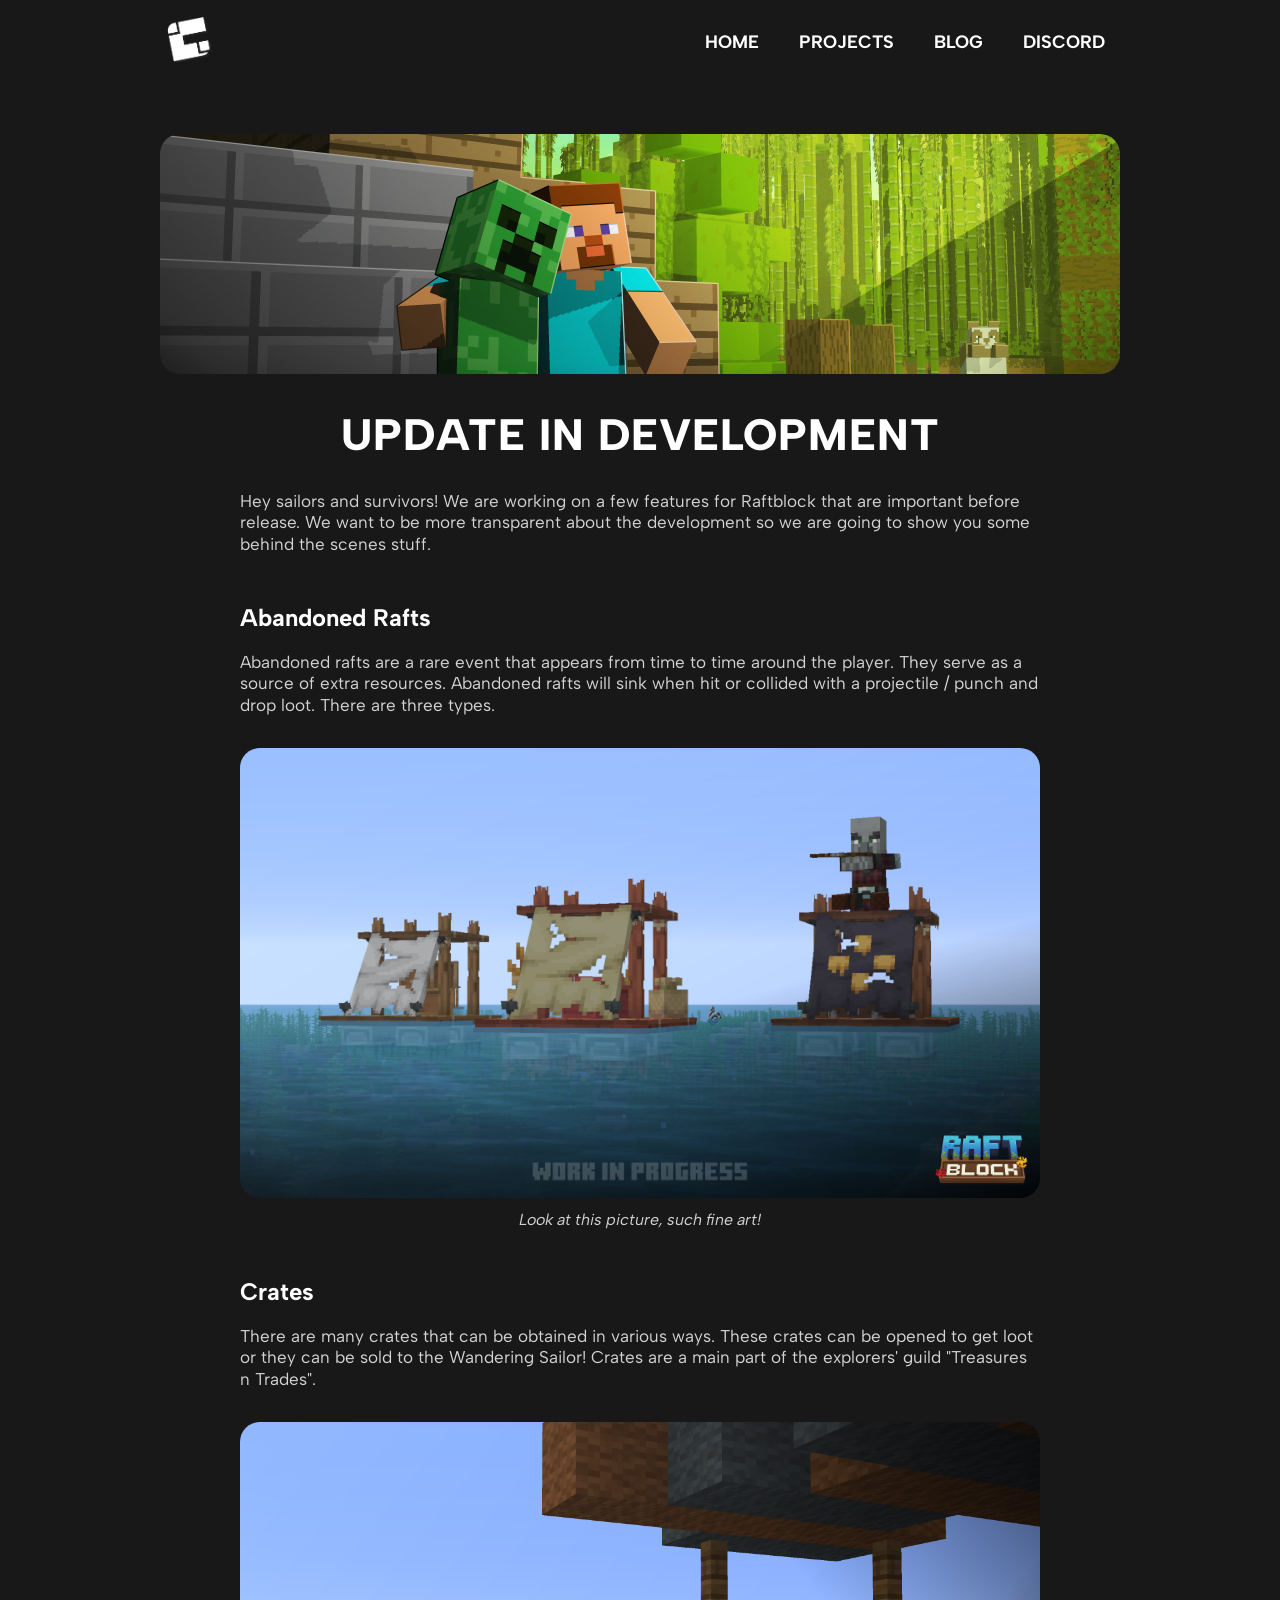
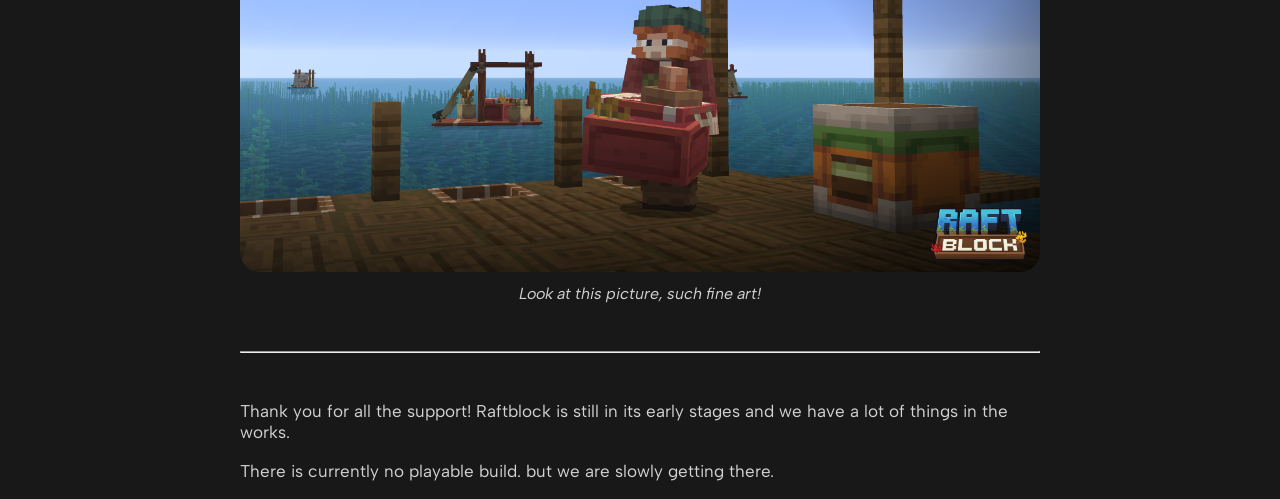
<file: blog/15-09-26.html>
<!DOCTYPE html>
<html>
<head>
    <meta charset="utf-8">
    <title>Blog template</title>
    <link rel="icon" type="image/x-icon" href="assets/favicon.ico">
    <link rel="stylesheet" href="../style.css">
    <link rel="stylesheet" href="../blogpost.css">

    <link rel="preconnect" href="https://fonts.googleapis.com">
    <link rel="preconnect" href="https://fonts.gstatic.com" crossorigin>
    <link href="https://fonts.googleapis.com/css2?family=Albert+Sans:ital,wght@0,100..900;1,100..900&display=swap" rel="stylesheet">
</head>
<body>
    <nav>
		<a href="../index.html">
			<img src="../assets/logo.png" alt="logo" id="logo">
		</a>
        <div class="navbar-link">
            <a href="../index.html" class="current-page">home</a>
            <a href="../projects.html">projects</a>
            <a href="../blog.html">blog</a>
            <a id="navbar-discord" href="https://discord.com/invite/VKgZ5HsmHF">discord</a>
        </div>
    </nav>
    <main>
        <div class="cover-image">
            <img src="../assets/blog/template.png">
        </div>
        <section class="blog-content">
            <div class="blog-author">
                <img src="../assets/team/buddies/maskony.png">
                <span>Author: Maskony</span>
                <span>Posted: 26/10/25</span>
            </div>
            <h1>Update in development</h1>
            <p>Hey sailors and survivors! We are working on a few features for Raftblock that are important before release. We want to be more transparent about the development so we are going to show you some behind the scenes stuff.</p>
            <h2>Abandoned Rafts</h2>
            <p>Abandoned rafts are a rare event that appears from time to time around the player. They serve as a source of extra resources. Abandoned rafts will sink when hit or collided with a projectile / punch and drop loot. There are three types.</p>
            <figure>
                <img src="../assets/blog/15-09-26/rafts.png">
                <figcaption>Look at this picture, such fine art!</figcaption>
            </figure>
            <h2>Crates</h2>
            <p>There are many crates that can be obtained in various ways. These crates can be opened to get loot or they can be sold to the Wandering Sailor! Crates are a main part of the explorers' guild "Treasures n Trades".</p>
            <figure>
                <img src="../assets/blog/15-09-26/crates.png">
                <figcaption>Look at this picture, such fine art!</figcaption>
            </figure>
            <hr>
            <p>Thank you for all the support! Raftblock is still in its early stages and we have a lot of things in the works.</p>
            <p>There is currently no playable build. but we are slowly getting there.</p>
            <div class="quote-box">
                <p>Lorem ipsum dolor sit amet, in nomine patris et filii et spiritus sancti Lorem ipsum dolor sit amet, in nomine patris et filii et spiritus sancti Lorem ipsum dolor sit amet,  sit amet, in nomine patris et filii et spiritus sancti Lorem ipsum dolor sit amet, in nomine patris et filii et spiritus sancti Lorem ipsum dolor sit amet, in nomine...</p>
                <img src="../assets/team/buddies/command.png">
            </div>
            <div style="display: none" class="image-gallery">
                <div><img class="carousel-left" src="../assets/blog/template.png"></div>
                <img class="carousel-center" src="../assets/blog/template.png">
                <div><img class="carousel-right" src="../assets/blog/template.png"></div>
            </div>
            <p style="display: none">Lorem ipsum dolor sit amet, consectetuer adipiscing elit. Aenean fermentum risus id tortor. Nulla non lectus sed nisl molestie malesuada. Duis condimentum augue id magna semper rutrum. Nulla non arcu lacinia neque faucibus fringilla. Nullam lectus justo, vulputate eget mollis sed, tempor sed magna. Aenean vel massa quis mauris vehicula lacinia. Morbi leo mi, nonummy eget tristique non, rhoncus non leo. Maecenas libero. In laoreet, magna id viverra tincidunt, sem odio bibendum justo, vel imperdiet sapien wisi sed libero. Integer in sapien. Curabitur sagittis hendrerit ante. Excepteur sint occaecat cupidatat non proident, sunt in culpa qui officia deserunt mollit anim id est laborum. Duis risus. Fusce wisi. Et harum quidem rerum facilis est et expedita distinctio. Fusce suscipit libero eget elit. Aliquam erat volutpat. Lorem ipsum dolor sit amet, consectetuer adipiscing elit. Aenean fermentum risus id tortor. Nulla non lectus sed nisl molestie malesuada. Duis condimentum augue id magna semper rutrum. Nulla non arcu lacinia neque faucibus fringilla. Nullam lectus justo, vulputate eget mollis sed, tempor sed magna. Aenean vel massa quis mauris vehicula lacinia. Morbi leo mi, nonummy eget tristique non, rhoncus non leo. Maecenas libero. In laoreet, magna id viverra tincidunt, sem odio bibendum justo, vel imperdiet sapien wisi sed libero. Integer in sapien. Curabitur sagittis hendrerit ante. Excepteur sint occaecat cupidatat non proident, sunt in culpa qui officia deserunt mollit anim id est laborum. Duis risus. Fusce wisi. Et harum quidem rerum facilis est et expedita distinctio. Fusce suscipit libero eget elit. Aliquam erat volutpat.</p>
        </section>
    </main>
</body>
</html>
</file>
<file: style.css>
:root {
    --crimson: #de3939;
    --crimson-light: #ff4f4f;
    --crimson-dark: ;
    --beige: #f5f5dc;
    --white: white;
    --black: black;
    --space-grey: #181818;
    --extra-grey: #030303;
    --light-grey: #474747;
    --raft-blue: mediumseagreen
}

body {
    font-family: "Albert Sans", Arial, sans-serif;
    margin: 0;
    background-color: var(--space-grey);
    color: var(--white)
}

nav {
    width: auto;
    max-width: 60rem;
    margin: auto;
    display: flex;
    justify-content: space-between;
    align-items: center;
    padding: 0.625rem 1rem;
    border-radius: 10px;
    height: fit-content;
    position: relative;
    z-index: 3
}

#logo {
    height: 3.75rem;
    width: auto
}

div.navbar-link {
    display: flex;
    gap: 10px;
    align-items: center
}

.navbar-link a {
    text-decoration: none;
    text-transform: uppercase;
    color: var(--white);
    font-weight: bold;
    font-size: 18px;
    padding: 15px;
    border-radius: 8px;
    transition: 0.15s
}

.navbar-link a:hover {
    background-color: var(--crimson);
    color: var(--white)
}

a.navbar-link:hover {
    background-color: var(--crimson);
    color: var(--white)
}

a#navbar-discord:hover {
    background-color: #5865F2
}

#navbar-button {
    height: 52px;
    padding: 13.5px;
    background-color: transparent;
    border: 0;
    border-radius: 8px;
    display: none
}

#navbar-button:hover {
    background-color: var(--crimson)
}

#navbar-button > img {
    height: 25px
}

#navbar-menu {
    background-color: var(--space-grey);
    display: none;
    flex-direction: column;
    gap: 10px;
    width: 70%;
    margin: 0 auto
}

#current-page {
    background-color: var(--crimson)
}

main {
    width: auto;
    max-width: 60rem;
    margin: 0 auto;
    padding: 0 1rem
}

h1.page-header {
    text-align: center;
    margin: 40px 0 0;
    text-transform: uppercase;
    font-size: 50px;
    font-weight: 800
}

p.page-header {
    width: 70%;
    margin: 0 auto;
    text-align: center;
    color: lightgray
}

.badge {
    text-transform: uppercase;
    font-size: 1rem;
    color: var(--white);
    padding: 3px 10px;
    border-radius: 5px;
    font-weight: 700
}

.badge-oneblock {
    background-color: var(--raft-blue)
}

.badge-oneblock::after {
    content: "oneblock"
}

.badge-raftblock {
    background-color: var(--raft-blue)
}

.badge-raftblock::after {
    content: "raftblock"
}

.badge-oneblock-r {
    background-color: var(--raft-blue)
}

.badge-oneblock-r::after {
    content: "ob revenge"
}

.page-paragraph {
    width: 70%;
    margin: auto;
    font-size: 17px
}

.meet-team > div {
    height: 300px;
    background-color: var(--beige);
    color: var(--black);
    border-radius: 20px;
    padding: 30px;
    display: flex;
    flex-direction: column;
    justify-content: space-between;
    gap: 10px;
    width: 70%;
    margin: 200px auto;
    position: relative
}

.team-icons-bar {
    display: flex;
    flex-direction: row;
    gap: 15px;
    justify-content: left
}

.member-icon {
    width: fit-content;
    height: 50px;
    padding: 0;
    margin: 0;
    border: 0;
    background-color: transparent;
    cursor: pointer
}

.team-icons-bar img {
    width: 50px
}

.team-description {
    width: 100%
}

.team-member {
    display: flex;
    justify-content: space-between
}

.team-member > div {
    width: calc(100% - 580px)
}

.team-member h1 {
    margin: 0;
    margin-bottom: 5px
}

.team-member h3 {
    font-size: 20px
}

.team-member h6 {
    font-weight: normal;
    font-size: 15px;
    margin: 0
}

.team-member p {
    font-size: 18px;
    line-height: 25px}

#member-picture {
    height: 550px;
    position: absolute;
	right: 0;
    bottom: 0;
    margin: 0px 30px
}

.team-badge {
    text-transform: uppercase;
    font-size: 15px;
    color: var(--white);
    padding: 3px 10px;
    border-radius: 5px
}

.badge-admin {
    background-color: var(--crimson)
}

.badge-team {
    
}

.project-grid {
    margin: 80px auto;
    display: flex;
    flex-wrap: wrap;
    gap: 20px
}

.project-item {
    width: calc(25% - 15px);
    aspect-ratio: 1 / 1
}

.project-icon {
    width: 100%;
    height: 100%;
    object-fit: cover;
    border-radius: 20px;
    transition: 0.3s;
    opacity: 0.6
}

.project-icon:hover {
    scale: 95%;
    opacity: 1
}

.project-introduction {
    display: flex;
    width: 55%;
    margin: 200px auto;
    border-radius: 10px
}

.project-introduction-text {
    flex: 4;
    background-color: steelblue;
    border-radius: 20px 0 0 20px;
    background-color: var(--extra-grey)
}

.project-introduction-text * {
    margin: 25px
}

.project-introduction-text h2 {
    text-transform: uppercase;
    font-size: 30px;
    margin-bottom: 0
}

.project-introduction-text p {
    font-size: 17px;
    margin-top: 15px
}

.project-introduction > img {
    flex: 5;
    width: 100%;
    object-fit: cover;
    border-radius: 0 20px 20px 0;
    aspect-ratio: 3 / 2
}

footer {
    width: 100vw;
    height: 10rem;
    background-color: var(--crimson);
    margin: 0 0 0 0
}

@media screen and (min-width: 62rem) {

main {
}

}
</file>
<file: homepage.css>
#frontpage-news {
    width: 100%;
    margin: 0 auto 1.25rem;
    position: relative
}

#frontpage-news > img {
    width: 100%;
    object-fit: cover;
    border-radius: 1.25rem;
    aspect-ratio: 5 / 2;
    position: relative
}

#frontpage-news > h1 {
    text-align: right;
    position: absolute;
    right: 30px;
    bottom: 25px;
    font-size: 50px;
    text-transform: uppercase;
    margin: 0
}

.project-selection {
    width: auto;
    margin: 100px auto;
    display: flex;
    flex-direction: column;
    justify-content: center;
    align-items: center;
    gap: 1rem
}

.project-selection a {
    width: 100%
}

.project-selection > div {
    display: flex;
    align-items: center;
    width: auto

}

.project-selection div {
    position: relative;
    width: auto;
    height: 120px;
    transition: 0.25s
}

.project-selection div:hover {
    transform: scale(95%)
}

/* 'ps' is short for 'project-selection' */

.ps-background {
    object-fit: cover;
    height: 100%;
    width: 100%;
    border-radius: 20px
}

.ps-title {
    position: absolute;
    left: 50%; 
    transform: translateX(-50%);
    top: 0;
    bottom: 0;
    margin: auto 0;
    height: 3.5rem
}

.ps-title.oneblock {
    bottom: 0.5rem
}

.ps-title.raftblock {
    height: 4.5rem
}

.ps-title.revenge {
    height: 70px;
    bottom: 0.5rem
}

.ps-logo {
    display: none
}

.blog {
    margin: 0 auto
}

.blog-list {
    display: flex;
    flex-direction: row;
    gap: 1.25rem;
    margin: 3rem auto
}

.blog-list a {
    text-decoration: none;
    color: inherit;
    transition: 0.25s
}

.blog-list a:hover {
    transform: scale(97.5%)
}

.blog-list img {
    width: 100%;
    object-fit: cover
}

.all-blogs {
    display: block;
    text-decoration: none;
    color: inherit;
    width: fit-content;
    margin: 0 auto;
    padding: 0.75rem 2rem;
    border-radius: 0.625rem;
    background-color: var(--crimson);
    font-size: 1.5rem;
    text-transform: uppercase;
    font-weight: 700
}

.extras {
    margin: 5rem auto;
    position: relative;
    border-radius: 20px;
    background-color: var(--crimson-light);
    padding: 20px
}

.extras-text {
    width: 35%;
    display: flex;
    flex-direction: column;
    justify-content: space-between
}

.extras h2 {
    text-transform: uppercase;
    font-size: 1.5rem;
    margin: 0;
    font-weight: 800
}

.extras p {
    margin: 0.25rem 0 0.75rem
}

.extras a {
    width: fit-content;
    background-color: var(--white);
    color: var(--crimson-light);
    font-size: 1rem;
    font-weight: bold;
    text-transform: uppercase;
    text-decoration: none;
    padding: 10px 15px;
    border-radius: 5px;
    transition: 0.2s
}

.extras a:hover {
    background-color: whitesmoke
}

.extras > img {
    position: absolute;
    right: 0;
    bottom: 0;
    height: 100%;
    border-radius: 0 20px 20px 0
}

@media screen and (min-width: 62rem) {

.project-selection {
    width: auto;
    flex-direction: row;
    gap: 1.5rem
}

}

@media screen and (min-width: 112.5rem) {

body {
    padding: 0
}

main {
    max-width: 120rem
}

#frontpage-news {
    width: 80%
}

.project-selection {
    width: 80%;
    gap: 2rem
}

.project-selection a {
    width: fit-content
}

.project-selection div {
    position: relative;
    display: flex;
    align-items: center;
    height: 7.5rem;
    transition: 0.25s
}

.project-selection div:hover {
    transform: translateY(-10px)
}

.ps-background {
    object-fit: cover;
    height: 100%;
    border-radius: 1.25rem
}

.ps-title {
    position: absolute;
    left: 1.75rem;
    transform: none;
    top: auto;
    bottom: auto;
    margin: 0;
    height: 55px
}

.ps-title.oneblock {
    margin-bottom: 8px;
    bottom: auto
}

.ps-title.revenge {
    height: 70px;
    margin-bottom: 8px;
    bottom: auto
}

.ps-logo {
    display: inline-block;
    position: absolute;
    right: 0;
    bottom: 0;
    height: 10rem
}

.ps-logo.oneblock {
    bottom: 10px
}

.ps-logo.raftblock {
    bottom: 0;
    right: 5px
}

.ps-logo.revenge {
    bottom: 2px;
    right: 10px
}

.blog {
    width: 60vw
}

.extras {
    width: 60%
}

}
</file>
<file: blogpost.css>
:root {
    --green: darkolivegreen
}

main {
    margin: 50px auto 0
}

.cover-image {
    width: 100%;
    aspect-ratio: 4 / 1
}

.cover-image > img {
    width: 100%;
    height: 100%;
    object-fit: cover;
    border-radius: 20px
}

.blog-content {
    position: relative;
    max-width: 50rem;
    margin: 0 auto
}

.blog-author {
    position: absolute;
    left: 0;
    top: 75px;
    display: none
}

.blog-author span {
    display: block
}

.blog-author img {
    height: 200px
}

.blog-content > h1 {
    text-align: center;
    text-transform: uppercase;
    font-size: 2.75rem;
    letter-spacing: 1px;
    font-weight: 800;
    margin: 30px auto
}

.blog-content > h2 {
    margin: 3rem 0 1.25rem
}

.blog-content > p {
    font-size: 1.0675rem;
    line-height: 125%;
    color: lightgrey
}

figure {
    margin: 2rem 0;
    width: auto
}

figure > img {
    width: 100%;
    border-radius: 1.25rem
}

figcaption {
    color: lightgray;
    margin-top: 0.5rem;
    font-style: italic;
    text-align: center
}

hr {
    margin: 3rem 0
}

.quote-box {
    background-color: #D7B58D;
    position: relative;
    padding: 20px;
    border-radius: 20px;
    margin: 150px auto;
    display: none
}

.quote-box p {
    width: 70%;
    margin: 0 auto;
    color: var(--black)
}

.quote-box img { 
    position: absolute;
    left: 0;
    bottom: 0;
    height: 200px
}

.image-gallery {
    width: 100%;
    aspect-ratio: 3 / 1;
    background-color: var(--green);
    border-radius: 20px;
    padding: 50px;
    display: flex;
    gap: 50px;
    justify-content: center
}

.image-gallery > img {
    height: 100%
}

.image-gallery > div {
    position: relative;
    height: 100%
}

.carousel-left {
    position: absolute;
    right: 0;
    height: 100%;
    opacity: 0.5
}

.carousel-right {
    position: absolute;
    left: 0;
    height: 100%;
    opacity: 0.5
}

.carousel-center {

}
</file>
<file: blog.css>
main {
    width: auto;
    max-width: 60rem;
    margin: 0 auto;
    padding: 0 1rem
}

.blogpost-list {
    margin: 80px auto;
    display: flex;
    flex-direction: column;
    gap: 2rem
}

.blogpost-list a {
    text-decoration: none;
}

.blogpost-list-item {
    display: flex;
    gap: 1.25rem;
    height: 12.5rem;
    transition: 0.2s
}

.blogpost-list-item:hover {
    scale: 97.5%
}

.blogpost-thumbnail {
    height: 100%;
    aspect-ratio: 3 / 2;
    object-fit: cover;
    border-radius: 10px
}

h5.blogpost-title {
    text-transform: uppercase;
    font-size: 22px;
    margin: 0;
    color: var(--white)
}

.blogpost-info {
    color: lightgrey
}

.blogpost-excerpt {
    font-size: 18px;
    text-align: justify;
    color: lightgrey;
    margin: 10px 0
}

@media screen and (min-width: 62rem) {

main  {
}

}
</file>
<file: downloads.css>
.download-grid {
    width: 80%;
    display: flex;
    margin: 50px auto;
    flex-direction: column;
    gap: 20px
}

.download-grid > div {
    display: flex;
    flex-direction: row;
    background-color: var(--light-grey);
    border-radius: 10px;
    height: fit-content;
    position: relative;
    transition: 0.25s
}

.download-grid > div:hover {
    scale: 97.5%
}

.download-render {
    height: fit-content;
    object-fit: cover;
    aspect-ratio: 1 / 1;
    border-radius: 10px;
    height: 75px
}

.download-contents {
    padding: 15px;
    display: flex;
    flex-direction: row;
    justify-content: space-between;
    height: 100%;
    width: 100%
}

.download-contents * {
    margin: 0
}

.download-info {
    display: flex;
    align-items: center;
    gap: 15px
}

.download-info p {
    margin: 5px 0 0
}

.download-buttons {
    display: flex;
    flex-direction: row-reverse;
    gap: 15px
}

.download-buttons a {
    height: 100%;
    aspect-ratio: 1 / 1;
    display: flex;
    justify-content: center;
    align-items: center;
    background-color: var(--crimson);
    border-radius: 10px
}

.download-buttons img {
    height: 40px
}

.download-buttons a.button-changelog {
    background-color: mediumseagreen
}
</file>
<file: oneblock.css>
.frontpage {
    height: 100vh;
    position: relative;
    background: linear-gradient(to bottom, #4acdfc, #c1eefe);
    overflow: hidden
}

.keyart {
    position: absolute;
    z-index: 0;
    min-width: 100vw;
    height: 100vh;
    object-fit: cover
}

nav {
    position: relative;
    z-index: 1
}

.hero {
    width: 55%;
    margin: 30px auto 0;
    position: relative;
    z-index: 1
}

.hero p {
    font-weight: bold;
    text-align: center;
    margin: 0 0 15px
}

.hero > img {
    width: 100%;
    display: block
}

#hero-title {
    width: 50%;
    margin: 0 auto
}

.hero-download {
    margin: 0 auto;
    width: fit-content;
    position: absolute;
    bottom: 50px;
    left: 50%;
    transform: translate(-50%);
    display: flex;
    flex-direction: column;
    align-items: center;
    gap: 20px;
    z-index: 1
}

.project-links {
    display: flex;
    gap: 15px
}

.project-links a {
    background-color: var(--crimson);
    padding: 15px 20px;
    width: 15vw;
    text-align: center;
    text-transform: uppercase;
    font-size: 30px;
    font-weight: 700;
    color: white;
    text-decoration: none;
    border-radius: 15px;
    transition: 0.15s
}

.project-links a:hover {
    background-color: var(--crimson-light)
}

.hero-download > button {
    height: 50px;
    background-color: transparent;
    border: 0;
    padding: 0;
    margin: 0;
    cursor: pointer
}

.scroll-arrow {
    height: 50px;
    transition: 0.15s
}

.scroll-arrow:hover {
    transform: translateY(5px)
}

.gradient {
    position: absolute;
    bottom: 0;
    z-index: 0;
    height: 20vh;
    width: 100%;
    background: linear-gradient(to bottom, rgba(255,0,0,0), rgba(24, 24, 24,1) 90%)
}

.project-attributes {
    display: flex;
    gap: 10px;
    justify-content: center;
    height: 10vh;
    margin: 50px auto
}

#project-carousel {
    margin: 80px auto 150px
}

.carousel-preview {
    display: flex;
    justify-content: center;
    gap: 20px;
    width: 70%;
    height: 80px;
    margin: 0 auto 30px
}

.carousel-preview img {
    height: 100%;
    aspect-ratio: 16/9;
    object-fit: cover;
    border-radius: 8px
}

.project-introduction {
    display: flex;
    width: 70%;
    margin: 0 auto;
    border-radius: 10px
}

.project-introduction-text {
    flex: 4;
    background-color: var(--extra-grey);
    border-radius: 20px 0 0 20px
}

.project-introduction-text * {
    margin: 50px
}

.project-introduction-text h2 {
    text-transform: uppercase;
    font-size: 45px;
    font-weight: 800;
    background-image: linear-gradient(to right, var(--crimson), yellow);
    color: transparent;
    background-clip: text;
}

.project-introduction-text p {
    font-size: 18px;
    margin-top: 30px
}

.project-introduction > img {
    flex: 5;
    width: 100%;
    object-fit: cover;
    border-radius: 0 20px 20px 0;
    aspect-ratio: 16 / 9
}

section.project-blog {
    background-color: #465F6F
}

div.project-blog {
    width: 70%;
    margin: 0 auto;
    padding: 100px 0
}

div.project-blog h1 {
    text-align: center;
    text-transform: uppercase;
    font-size: 70px;
    font-weight: 800;
    margin: 0 0 40px
}

div.project-blog > div {
    display: flex;
    gap: 60px
}

div.project-blog a {
    text-decoration: none
}

.project-blog-item {
    flex: 1
}

.project-blog-item:hover img {
    scale: 97.5%
}

.project-blog-item img {
    width: 100%;
    border-radius: 20px;
    transition: 0.2s
}

.project-blog-item p {
    color: var(--white);
    margin: 15px 0 0;
    font-size: 20px;
    font-weight: 600
}
</file>
